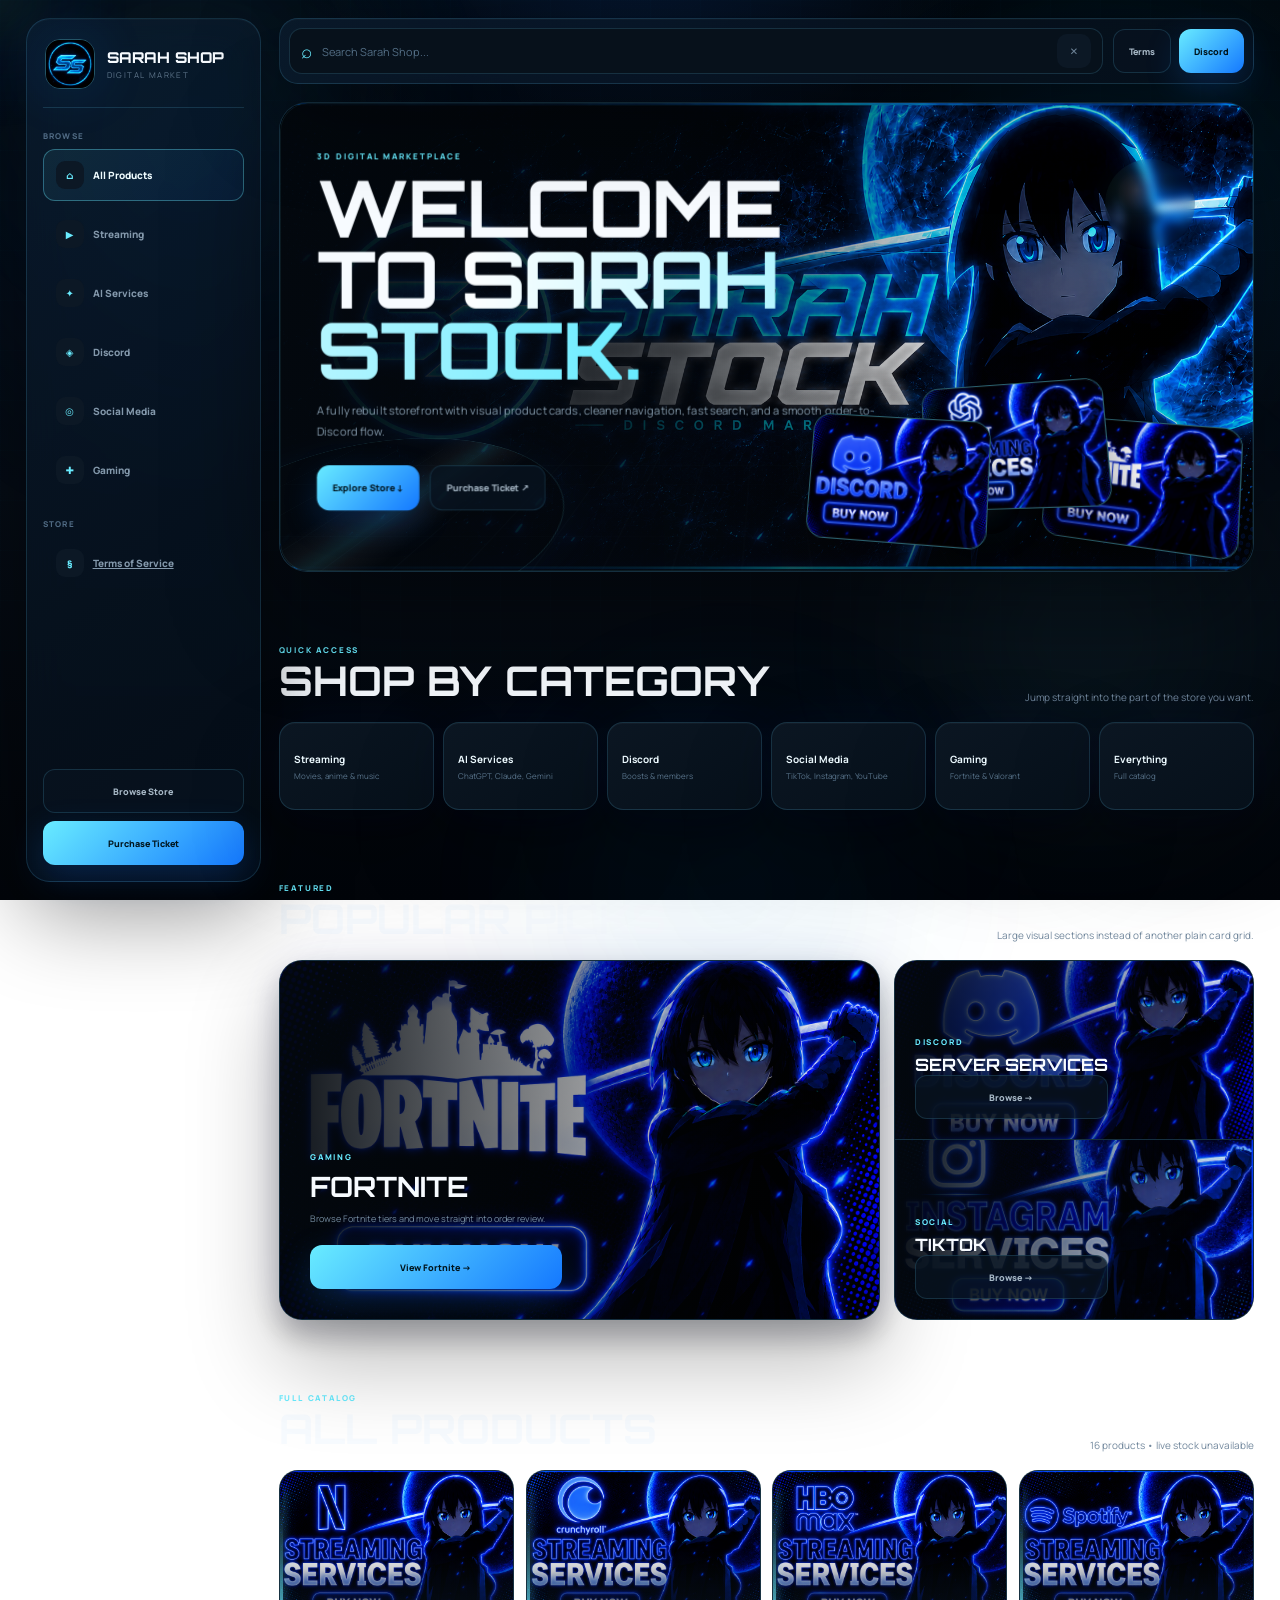
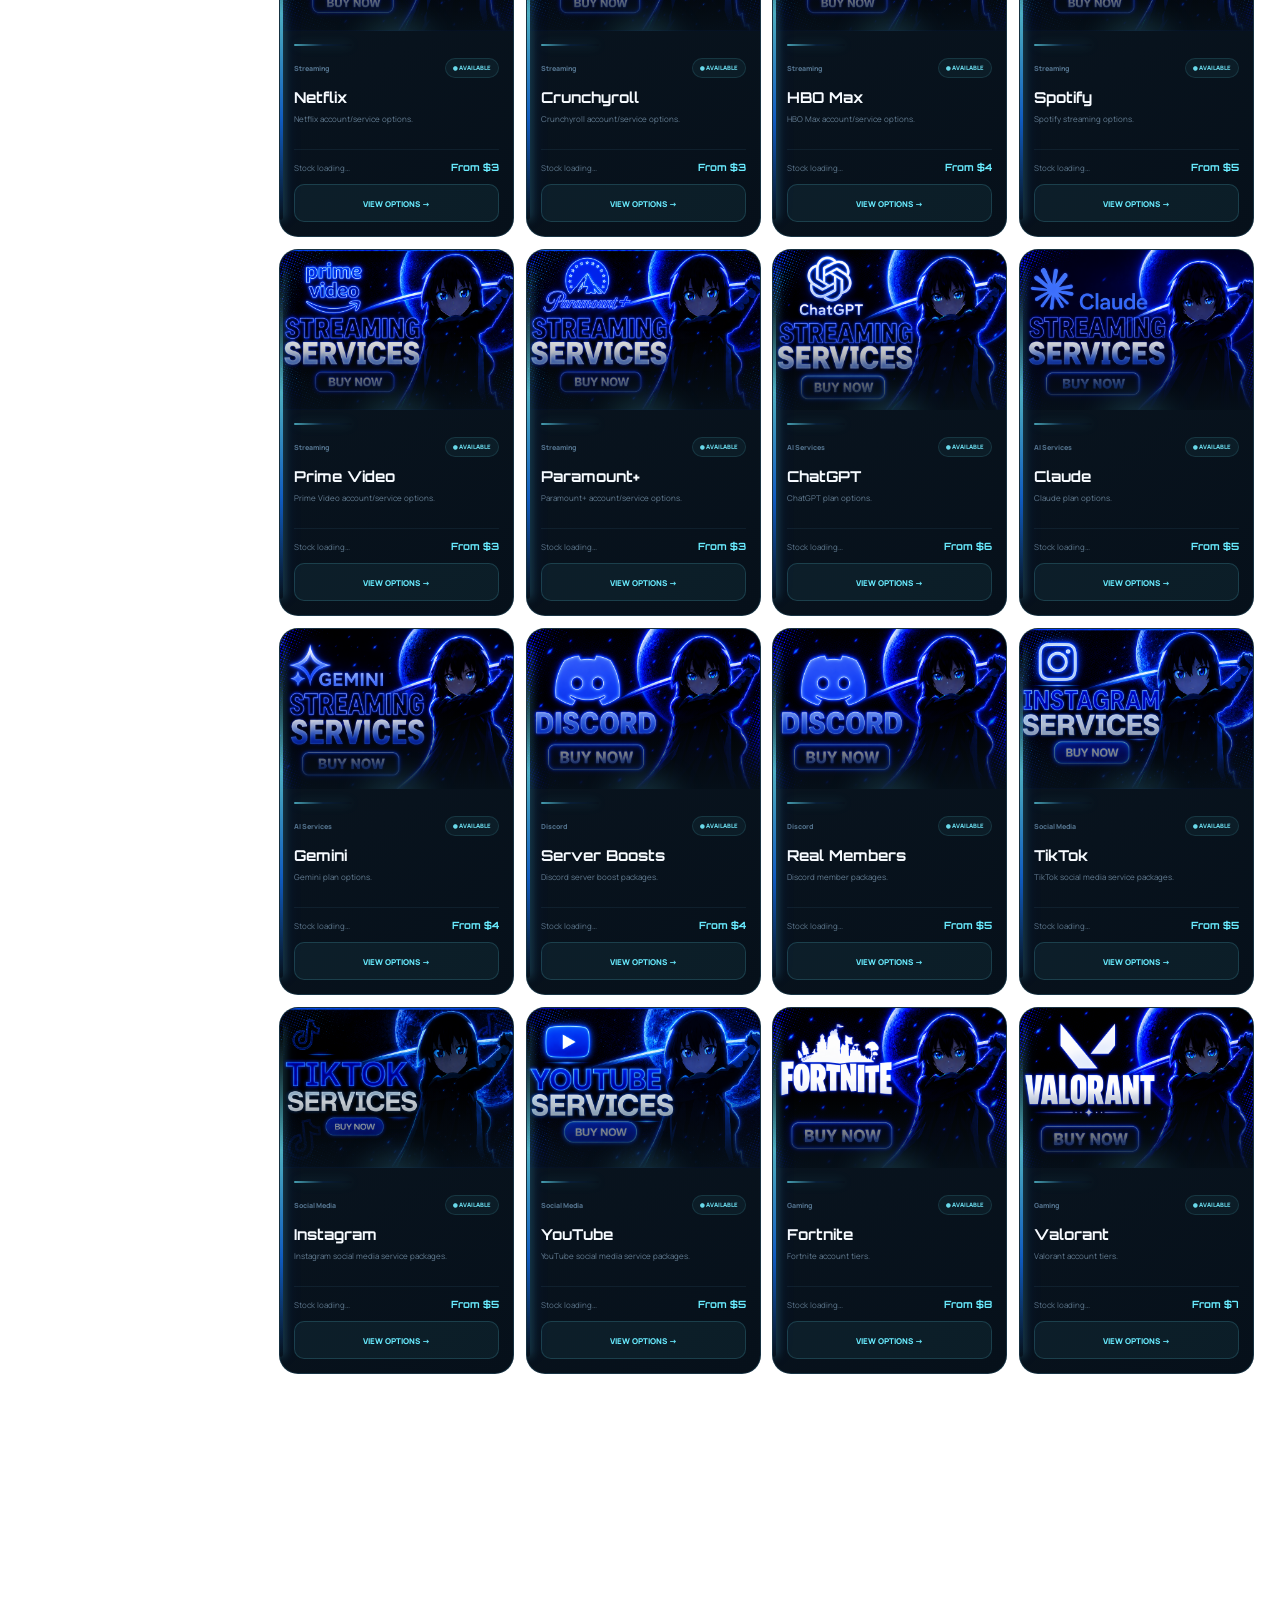
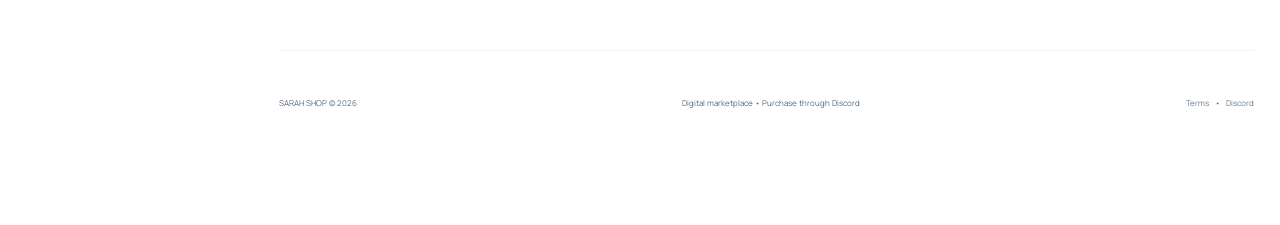
<file: index.html>
<!doctype html>
<html lang="en">
<head>
<meta charset="utf-8"><meta name="viewport" content="width=device-width,initial-scale=1">
<meta name="theme-color" content="#03060b">
<title>Sarah Shop — Digital Marketplace</title>
<link rel="icon" href="sarah-logo.png">
<link rel="preconnect" href="https://fonts.googleapis.com"><link rel="preconnect" href="https://fonts.gstatic.com" crossorigin>
<link href="https://fonts.googleapis.com/css2?family=Orbitron:wght@600;700;800;900&family=Manrope:wght@400;500;600;700;800&display=swap" rel="stylesheet">
<link rel="stylesheet" href="styles.css">
<style>
.store-layout{width:min(96%,1580px);margin:18px auto 70px;display:grid;grid-template-columns:235px 1fr;gap:18px}
.sidebar{position:sticky;top:18px;height:calc(100vh - 36px);padding:16px;border-radius:24px;display:flex;flex-direction:column}
.sidebar .brand{padding:4px 2px 18px;border-bottom:1px solid var(--line)}
.side-title{margin:22px 0 8px;color:#506b84;font-size:8px;font-weight:900;letter-spacing:1.3px}
.side-links{display:grid;gap:7px}
.side-link{width:100%;padding:11px 12px;border-radius:12px;border:1px solid transparent;background:transparent;color:#8398ab;cursor:pointer;text-align:left;font-size:10px;font-weight:800}
.side-link:hover,.side-link.active{color:#effcff;background:linear-gradient(135deg,rgba(105,236,255,.08),rgba(20,120,255,.08));border-color:var(--line2)}
.side-link i{display:inline-grid;place-items:center;width:28px;height:28px;border-radius:9px;background:#0c1825;color:var(--cyan);font-style:normal;margin-right:9px}
.side-bottom{margin-top:auto;display:grid;gap:8px}
.side-bottom .btn{width:100%}
.store-main{min-width:0}
.store-topbar{position:sticky;top:18px;z-index:40;border-radius:19px;padding:9px;display:grid;grid-template-columns:1fr auto;gap:10px}
.search{display:grid;grid-template-columns:auto 1fr auto;gap:8px;align-items:center;min-height:46px;border:1px solid var(--line);border-radius:13px;background:#07111b;padding:0 11px}
.search span{color:var(--cyan);font-size:19px}.search input{width:100%;border:0;outline:0;background:transparent;color:#effbff;font-size:11px}.search input::placeholder{color:#536e85}
.clear{width:34px;height:34px;border-radius:10px;border:0;background:#0c1825;color:#6f8599;cursor:pointer}
.hero{position:relative;overflow:hidden;margin-top:18px;min-height:470px;border-radius:28px;border:1px solid var(--line);background:#06101a;box-shadow:0 35px 110px rgba(0,0,0,.44)}
.hero>img{position:absolute;inset:0;width:100%;height:100%;object-fit:cover}
.hero:after{content:"";position:absolute;inset:0;background:linear-gradient(90deg,rgba(3,8,14,.98),rgba(3,8,14,.78) 38%,rgba(3,8,14,.12) 70%,transparent),linear-gradient(0deg,rgba(2,7,12,.35),transparent 45%)}
.hero-copy{position:relative;z-index:2;max-width:670px;padding:52px 48px}
.hero-copy h1{margin-top:10px;font-size:clamp(44px,6vw,82px);line-height:.9;letter-spacing:-2px}
.hero-copy h1 span{background:linear-gradient(90deg,#fff,var(--cyan));-webkit-background-clip:text;background-clip:text;color:transparent}
.hero-copy p{max-width:590px;margin:16px 0 0;color:#8499aa;font-size:11px;line-height:1.8}
.hero-actions{display:flex;gap:10px;flex-wrap:wrap;margin-top:23px}
.hero-deck{position:absolute;right:26px;bottom:25px;z-index:3;width:min(440px,43%);height:200px;perspective:1000px}
.deck-card{position:absolute;width:180px;height:125px;border-radius:18px;overflow:hidden;border:1px solid var(--line2);background:#07111b;box-shadow:0 25px 60px rgba(0,0,0,.38);transform-style:preserve-3d}
.deck-card img{width:100%;height:100%;object-fit:cover}
.deck-card:nth-child(1){right:0;bottom:0;transform:rotateY(-18deg) rotateX(7deg) rotateZ(4deg)}
.deck-card:nth-child(2){right:125px;bottom:38px;transform:rotateY(-11deg) rotateX(6deg) rotateZ(-4deg)}
.deck-card:nth-child(3){right:240px;bottom:4px;transform:rotateY(-5deg) rotateX(7deg) rotateZ(3deg)}
.quick-grid{display:grid;grid-template-columns:repeat(6,1fr);gap:9px}
.quick{min-height:88px;padding:14px;border-radius:16px;border:1px solid var(--line);background:linear-gradient(145deg,#0b1622,#06101a);cursor:pointer;color:#8ea4b6;text-align:left}
.quick:hover{border-color:var(--line2);transform:translateY(-3px)}
.quick b{display:block;color:#edfaff;font-size:10px}.quick span{display:block;margin-top:4px;color:#59748b;font-size:8px}
.featured-grid{display:grid;grid-template-columns:1.25fr .75fr;gap:14px}
.big-feature,.stack-feature{position:relative;overflow:hidden;border-radius:23px;border:1px solid var(--line);background:#06101a;min-height:360px}
.big-feature img,.small-feature img{position:absolute;inset:0;width:100%;height:100%;object-fit:cover}
.big-feature:after,.small-feature:after{content:"";position:absolute;inset:0;background:linear-gradient(90deg,rgba(3,8,14,.96),rgba(3,8,14,.28) 64%,transparent)}
.big-feature .feature-copy{position:relative;z-index:2;max-width:52%;padding:30px;height:100%;display:flex;flex-direction:column;justify-content:flex-end}
.feature-copy h3{font-size:28px;margin-top:7px}.feature-copy p{color:#748b9f;font-size:9px;line-height:1.65;margin:8px 0 18px}
.stack-feature{display:grid;grid-template-rows:1fr 1fr}
.small-feature{position:relative;overflow:hidden}.small-feature:first-child{border-bottom:1px solid var(--line)}
.small-feature .feature-copy{position:relative;z-index:2;padding:20px;max-width:65%;height:100%;display:flex;flex-direction:column;justify-content:flex-end}.small-feature .feature-copy h3{font-size:17px}
.products{display:grid;grid-template-columns:repeat(4,1fr);gap:12px}
.product{overflow:hidden;border-radius:19px;border:1px solid var(--line);background:linear-gradient(145deg,#0a1520,#06101a)}
.product-media{height:160px;position:relative;overflow:hidden}.product-media img{width:100%;height:100%;object-fit:cover;display:block}.product-media:after{content:"";position:absolute;inset:0;background:linear-gradient(transparent 50%,rgba(6,16,26,.94))}
.product-body{padding:14px}.product-top{display:flex;align-items:center;justify-content:space-between;gap:8px}.product small{color:#52718b;font-size:7px;font-weight:900}.badge{padding:5px 7px;border-radius:999px;border:1px solid rgba(105,236,255,.12);background:rgba(105,236,255,.05);color:#69d9ea;font-size:6px;font-weight:900}
.product h3{font-size:15px;margin-top:10px}.desc{margin:6px 0 12px;min-height:24px;color:#647d92;font-size:8px;line-height:1.5}
.meta{display:flex;justify-content:space-between;align-items:center;gap:10px;padding-top:11px;border-top:1px solid rgba(117,204,255,.08)}.meta span{color:#5d768b;font-size:8px}.meta b{color:var(--cyan);font:700 10px Orbitron}
.view{width:100%;margin-top:11px;min-height:38px;border-radius:10px;border:1px solid rgba(105,236,255,.16);background:rgba(105,236,255,.06);color:var(--cyan);font-size:8px;font-weight:900;cursor:pointer}
.view:hover{background:linear-gradient(135deg,var(--cyan),var(--blue));color:#00131c}
.how{display:grid;grid-template-columns:repeat(4,1fr);gap:10px}.how-card{padding:18px;border-radius:17px}.how-card span{font:700 10px Orbitron;color:var(--cyan)}.how-card h3{font-size:13px;margin-top:8px}.how-card p{color:#657d91;font-size:8px;line-height:1.6}
.drawer{position:fixed;inset:0;z-index:100;display:none}.drawer.show{display:block}.drawer-backdrop{position:absolute;inset:0;background:rgba(1,4,8,.75);backdrop-filter:blur(8px)}
.drawer-panel{position:absolute;right:0;top:0;width:min(540px,100%);height:100%;overflow:auto;padding:18px;background:linear-gradient(180deg,#08131f,#050b12);border-left:1px solid var(--line2);box-shadow:-30px 0 90px rgba(0,0,0,.46)}
.drawer-top{display:flex;align-items:center;justify-content:space-between;gap:10px}.drawer-top h2{font-size:23px}.close{width:41px;height:41px;border-radius:11px;border:1px solid var(--line);background:#0a1520;color:#9fb3c5;cursor:pointer}
.drawer-img{height:225px;border-radius:18px;overflow:hidden;margin-top:16px;border:1px solid var(--line)}.drawer-img img{width:100%;height:100%;object-fit:cover}
.drawer-desc{color:#738a9e;font-size:9px;line-height:1.65}.option-list{display:grid;gap:8px}.option{display:grid;grid-template-columns:1fr auto auto;gap:10px;align-items:center;padding:12px;border:1px solid var(--line);border-radius:12px;background:#08131f}.option span{font-size:9px;color:#91a5b7}.option b{font:700 9px Orbitron;color:var(--cyan)}.option a{padding:8px 10px;border-radius:8px;text-decoration:none;background:linear-gradient(135deg,var(--cyan),var(--blue));color:#00131c;font-size:8px;font-weight:900}
.empty{grid-column:1/-1;padding:28px;text-align:center;border:1px dashed var(--line);border-radius:16px;color:#607a90}
@media(max-width:1250px){.products{grid-template-columns:repeat(3,1fr)}.quick-grid{grid-template-columns:repeat(3,1fr)}}
@media(max-width:980px){.store-layout{grid-template-columns:1fr}.sidebar{position:relative;top:auto;height:auto}.side-title,.side-links{display:none}.side-bottom{grid-template-columns:1fr 1fr;margin-top:10px}.featured-grid{grid-template-columns:1fr}.stack-feature{min-height:300px}.products{grid-template-columns:repeat(2,1fr)}}
@media(max-width:700px){.store-layout{width:min(94%,100%)}.store-topbar{grid-template-columns:1fr}.store-topbar .nav-actions{display:none}.hero{min-height:560px}.hero:after{background:linear-gradient(0deg,rgba(3,8,14,.99),rgba(3,8,14,.78) 60%,rgba(3,8,14,.12))}.hero-copy{position:absolute;bottom:145px;padding:28px 22px}.hero-copy h1{font-size:48px}.hero-deck{width:92%;height:145px;left:4%;right:auto;bottom:10px}.deck-card{width:150px;height:100px}.deck-card:nth-child(1){right:0}.deck-card:nth-child(2){right:105px}.deck-card:nth-child(3){right:210px}.quick-grid{grid-template-columns:repeat(2,1fr)}.products{grid-template-columns:1fr}.how{grid-template-columns:1fr 1fr}.side-bottom{grid-template-columns:1fr}}
@media(max-width:440px){.quick-grid,.how{grid-template-columns:1fr}.hero-copy h1{font-size:40px}.deck-card:nth-child(3){display:none}}

.reveal{opacity:0;transform:translateY(18px) scale(.985);transition:opacity .55s ease,transform .55s ease}
.reveal.reveal-in{opacity:1;transform:none}
.hero{isolation:isolate}
.hero:before{
  content:"";position:absolute;inset:auto auto -130px -80px;width:360px;height:360px;border-radius:50%;
  border:1px solid rgba(105,236,255,.12);box-shadow:0 0 60px rgba(20,120,255,.05);transform:rotateX(68deg);
  z-index:1;pointer-events:none
}
.hero-grid-3d{
  position:absolute;inset:0;z-index:1;pointer-events:none;opacity:.35;
  background-image:linear-gradient(rgba(105,236,255,.06) 1px,transparent 1px),linear-gradient(90deg,rgba(105,236,255,.06) 1px,transparent 1px);
  background-size:52px 52px;
  mask-image:linear-gradient(90deg,black,transparent 78%);
  transform:perspective(1000px) rotateX(68deg) translateY(280px) scale(1.35);
  transform-origin:center bottom
}
.hero-deck .deck-card{backface-visibility:hidden}
.hero-deck .deck-card:after{
  content:"";position:absolute;inset:0;border-radius:inherit;box-shadow:inset 0 0 0 1px rgba(255,255,255,.04),0 0 38px rgba(20,120,255,.10)
}
.product,.quick,.how-card,.big-feature,.small-feature{position:relative}
.product:before,.quick:before,.how-card:before,.big-feature:before,.small-feature:before{
  content:"";position:absolute;inset:0;border-radius:inherit;pointer-events:none;
  background:radial-gradient(circle at 30% 10%,rgba(105,236,255,.06),transparent 35%);
  opacity:0;transition:opacity .2s ease
}
.product:hover:before,.quick:hover:before,.how-card:hover:before,.big-feature:hover:before,.small-feature:hover:before{opacity:1}
.product-media:before{
  content:"";position:absolute;left:50%;bottom:-38px;width:120px;height:55px;border-radius:50%;
  background:radial-gradient(circle,rgba(105,236,255,.18),transparent 70%);
  transform:translateX(-50%);filter:blur(12px);z-index:2
}
.fx-orb{
  position:absolute;width:90px;height:90px;border-radius:50%;pointer-events:none;z-index:2;
  background:radial-gradient(circle at 35% 35%,rgba(255,255,255,.16),rgba(105,236,255,.08) 25%,rgba(20,120,255,.04) 55%,transparent 72%);
  box-shadow:inset -12px -10px 25px rgba(0,0,0,.18),0 0 40px rgba(20,120,255,.08);
  backdrop-filter:blur(4px)
}
.fx-orb.o1{right:6%;top:12%}.fx-orb.o2{right:24%;bottom:8%;width:62px;height:62px}

/* ===== PRODUCT CARD GLOW BARS ===== */
.product{
  position:relative;
}
.product::after{
  content:"";
  position:absolute;
  left:0;
  top:16px;
  bottom:16px;
  width:3px;
  border-radius:0 999px 999px 0;
  background:linear-gradient(
    180deg,
    transparent 0%,
    rgba(105,236,255,.28) 12%,
    var(--cyan) 38%,
    var(--blue) 70%,
    transparent 100%
  );
  box-shadow:
    0 0 8px rgba(105,236,255,.65),
    0 0 18px rgba(20,120,255,.42),
    0 0 34px rgba(20,120,255,.20);
  opacity:.72;
  pointer-events:none;
  transition:
    opacity .22s ease,
    box-shadow .22s ease,
    top .22s ease,
    bottom .22s ease;
  z-index:6;
}
.product:hover::after{
  top:9px;
  bottom:9px;
  opacity:1;
  box-shadow:
    0 0 10px rgba(105,236,255,.90),
    0 0 24px rgba(20,120,255,.60),
    0 0 48px rgba(20,120,255,.30);
}

/* Tiny matching glow line at the top edge */
.product .product-body::before{
  content:"";
  display:block;
  width:58px;
  height:2px;
  margin:-1px 0 12px;
  border-radius:999px;
  background:linear-gradient(90deg,var(--cyan),rgba(20,120,255,.18),transparent);
  box-shadow:0 0 12px rgba(105,236,255,.35);
  opacity:.65;
  transition:width .22s ease,opacity .22s ease;
}
.product:hover .product-body::before{
  width:92px;
  opacity:1;
}

</style>
</head>
<body><div class="aurora"></div>
<div class="store-layout">
  <aside class="sidebar glass">
    <a class="brand" href="index.html"><img src="sarah-logo.png"><div><strong>SARAH SHOP</strong><small>DIGITAL MARKET</small></div></a>
    <div class="side-title">BROWSE</div>
    <div class="side-links">
      <button class="side-link active" data-cat="all"><i>⌂</i>All Products</button>
      <button class="side-link" data-cat="streaming"><i>▶</i>Streaming</button>
      <button class="side-link" data-cat="ai"><i>✦</i>AI Services</button>
      <button class="side-link" data-cat="discord"><i>◈</i>Discord</button>
      <button class="side-link" data-cat="social"><i>◎</i>Social Media</button>
      <button class="side-link" data-cat="gaming"><i>✚</i>Gaming</button>
    </div>
    <div class="side-title">STORE</div>
    <div class="side-links"><a class="side-link" href="tos.html"><i>§</i>Terms of Service</a></div>
    <div class="side-bottom"><a class="btn" href="#catalog">Browse Store</a><a class="btn primary" href="https://discord.gg/rAQcaKJSF8" target="_blank">Purchase Ticket</a></div>
  </aside>

  <main class="store-main">
    <div class="store-topbar glass">
      <div class="search"><span>⌕</span><input id="search" placeholder="Search Sarah Shop..." autocomplete="off"><button class="clear" id="clearSearch">×</button></div>
      <div class="nav-actions"><a class="btn" href="tos.html">Terms</a><a class="btn primary" href="https://discord.gg/rAQcaKJSF8" target="_blank">Discord</a></div>
    </div>

    <section class="hero scene holo neon-edge depth-shadow"><div class="hero-grid-3d"></div><div class="fx-orb o1 parallax-float" data-parallax="22"></div><div class="fx-orb o2 parallax-float" data-parallax="-14"></div>
      <img src="sarah-banner.png" alt="Sarah Shop banner">
      <div class="hero-copy depth-2 parallax-float" data-parallax="-8">
        <div class="kicker">3D DIGITAL MARKETPLACE</div>
        <h1>WELCOME TO <span>SARAH STOCK.</span></h1>
        <p>A fully rebuilt storefront with visual product cards, cleaner navigation, fast search, and a smooth order-to-Discord flow.</p>
        <div class="hero-actions"><a class="btn primary" href="#catalog">Explore Store ↓</a><a class="btn" href="https://discord.gg/rAQcaKJSF8" target="_blank">Purchase Ticket ↗</a></div>
      </div>
      <div class="hero-deck parallax-float" data-parallax="18">
        <div class="deck-card floaty"><img src="fortnite.png"></div>
        <div class="deck-card floaty"><img src="chatgpt.png"></div>
        <div class="deck-card floaty"><img src="discord.png"></div>
      </div>
    </section>

    <section class="section reveal">
      <div class="section-head"><div><div class="kicker">QUICK ACCESS</div><h2>SHOP BY CATEGORY</h2></div><p>Jump straight into the part of the store you want.</p></div>
      <div class="quick-grid">
        <button class="quick tilt holo depth-shadow" data-cat="streaming"><b>Streaming</b><span>Movies, anime & music</span></button>
        <button class="quick tilt holo depth-shadow" data-cat="ai"><b>AI Services</b><span>ChatGPT, Claude, Gemini</span></button>
        <button class="quick tilt holo depth-shadow" data-cat="discord"><b>Discord</b><span>Boosts & members</span></button>
        <button class="quick tilt holo depth-shadow" data-cat="social"><b>Social Media</b><span>TikTok, Instagram, YouTube</span></button>
        <button class="quick tilt holo depth-shadow" data-cat="gaming"><b>Gaming</b><span>Fortnite & Valorant</span></button>
        <button class="quick tilt holo depth-shadow" data-cat="all"><b>Everything</b><span>Full catalog</span></button>
      </div>
    </section>

    <section class="section reveal">
      <div class="section-head"><div><div class="kicker">FEATURED</div><h2>POPULAR PICKS</h2></div><p>Large visual sections instead of another plain card grid.</p></div>
      <div class="featured-grid scene">
        <article class="big-feature tilt holo depth-shadow">
          <img src="fortnite.png" alt="Fortnite">
          <div class="feature-copy depth-2"><div class="kicker">GAMING</div><h3>FORTNITE</h3><p>Browse Fortnite tiers and move straight into order review.</p><a class="btn primary" href="checkout.html?id=fortnite-starter">View Fortnite →</a></div>
        </article>
        <div class="stack-feature">
          <article class="small-feature">
            <img src="discord.png" alt="Discord"><div class="feature-copy"><div class="kicker">DISCORD</div><h3>SERVER SERVICES</h3><a class="btn" href="#catalog" data-jump="discord">Browse →</a></div>
          </article>
          <article class="small-feature">
            <img src="tiktok.png" alt="TikTok"><div class="feature-copy"><div class="kicker">SOCIAL</div><h3>TIKTOK</h3><a class="btn" href="#catalog" data-jump="social">Browse →</a></div>
          </article>
        </div>
      </div>
    </section>

    <section class="section reveal" id="catalog">
      <div class="section-head"><div><div class="kicker">FULL CATALOG</div><h2>ALL PRODUCTS</h2></div><p id="count">Loading products…</p></div>
      <div id="products" class="products scene"></div>
    </section>

    <section class="section reveal">
      <div class="section-head"><div><div class="kicker">HOW IT WORKS</div><h2>FOUR SIMPLE STEPS</h2></div><p>The website handles browsing and order review. Discord handles the final purchase and delivery.</p></div>
      <div class="how">
        <div class="how-card glass tilt holo depth-shadow"><span>01</span><h3>Choose</h3><p>Find a product and compare options.</p></div>
        <div class="how-card glass tilt holo depth-shadow"><span>02</span><h3>Review</h3><p>Checkout shows the exact product, option, price, and Order ID.</p></div>
        <div class="how-card glass tilt holo depth-shadow"><span>03</span><h3>Ticket</h3><p>Open a Purchase Ticket and send your Order ID.</p></div>
        <div class="how-card glass tilt holo depth-shadow"><span>04</span><h3>Receive</h3><p>Staff confirms payment and delivers through Discord.</p></div>
      </div>
    </section>

    <footer class="site-footer"><span>SARAH SHOP © 2026</span><span>Digital marketplace • Purchase through Discord</span><div><a href="tos.html">Terms</a> &nbsp; • &nbsp; <a href="https://discord.gg/rAQcaKJSF8" target="_blank">Discord</a></div></footer>
  </main>
</div>

<div class="drawer" id="drawer"><div class="drawer-backdrop" data-close></div><aside class="drawer-panel"><div class="drawer-top"><div><div class="kicker">PRODUCT OPTIONS</div><h2 id="drawerTitle">Product</h2></div><button class="close" data-close>×</button></div><div class="drawer-img"><img id="drawerImage" src="sarah-logo.png"></div><p class="drawer-desc" id="drawerDesc"></p><div class="option-list" id="optionList"></div></aside></div>

<script src="config.js"></script><script src="products.js"></script><script src="supabase-products.js"></script><script src="ui.js"></script>
<script>
const IMAGES={Netflix:"netflix.png",Crunchyroll:"crunchyroll.png","HBO Max":"hbo-max.png",Spotify:"spotify.png","Prime Video":"prime-video.png","Paramount+":"paramount-plus.png",ChatGPT:"chatgpt.png",Claude:"claude.png",Gemini:"gemini.png","Server Boosts":"discord.png","Real Members":"discord.png",TikTok:"tiktok.png",Instagram:"instagram.png",YouTube:"youtube.png",Fortnite:"fortnite.png",Valorant:"valorant.png"};
const DESC={Netflix:"Netflix account/service options.",Crunchyroll:"Crunchyroll account/service options.","HBO Max":"HBO Max account/service options.",Spotify:"Spotify streaming options.","Prime Video":"Prime Video account/service options.","Paramount+":"Paramount+ account/service options.",ChatGPT:"ChatGPT plan options.",Claude:"Claude plan options.",Gemini:"Gemini plan options.","Server Boosts":"Discord server boost packages.","Real Members":"Discord member packages.",TikTok:"TikTok social media service packages.",Instagram:"Instagram social media service packages.",YouTube:"YouTube social media service packages.",Fortnite:"Fortnite account tiers.",Valorant:"Valorant account tiers."};
const CAT={all:"All Products",streaming:"Streaming",ai:"AI Services",discord:"Discord",social:"Social Media",gaming:"Gaming"};
let LIVE_PRODUCTS = Array.isArray(window.SARAH_PRODUCTS) ? window.SARAH_PRODUCTS.map(x=>({...x,stock:null})) : [];
let groups={};
const products=document.getElementById("products"),search=document.getElementById("search"),count=document.getElementById("count");let activeCat="all";
const money=n=>"$"+Number(n).toFixed(Number(n)%1?2:0);

function rebuildGroups(){
  groups={};
  for(const p of LIVE_PRODUCTS){
    const k=p.cat+"|"+p.name;
    (groups[k]??=[]).push(p);
  }
}

function stockText(items){
  if(items.some(x=>x.stock===null || x.stock===undefined)) return "Stock loading…";
  const total=items.reduce((a,x)=>a+Math.max(0,Number(x.stock||0)),0);
  return total>0 ? `${total} in stock` : "Out of stock";
}

function render(){
 const q=search.value.trim().toLowerCase();products.innerHTML="";let shown=0;
 for(const [key,items] of Object.entries(groups)){
   const [cat,name]=key.split("|"),hay=(name+" "+cat+" "+items.map(x=>x.option).join(" ")).toLowerCase();
   if(activeCat!=="all"&&cat!==activeCat)continue;
   if(q&&!hay.includes(q))continue;
   shown++;
   const available=items.filter(x=>x.stock===null || x.stock===undefined || Number(x.stock)>0);
   const priced=available.length?available:items;
   const min=Math.min(...priced.map(x=>Number(x.price)));
   const totalKnown=items.every(x=>x.stock!==null && x.stock!==undefined);
   const total=items.reduce((a,x)=>a+Math.max(0,Number(x.stock||0)),0);
   const badge = totalKnown && total<=0 ? "● OUT OF STOCK" : "● AVAILABLE";
   const el=document.createElement("article");
   el.className="product tilt";
   el.innerHTML=`<div class="product-media"><img src="${IMAGES[name]||items[0]?.image||"sarah-logo.png"}" alt="${name}" loading="lazy"></div><div class="product-body depth-1"><div class="product-top"><small>${CAT[cat]||cat}</small><span class="badge">${badge}</span></div><h3>${name}</h3><div class="desc">${DESC[name]||"Available Sarah Shop product."}</div><div class="meta"><span>${stockText(items)}</span><b>From ${money(min)}</b></div><button class="view" data-product="${name}">VIEW OPTIONS →</button></div>`;
   products.appendChild(el)
 }
 count.textContent=shown===1?"1 product":shown+" products";
 if(!shown)products.innerHTML='<div class="empty">No products found. Try another search or category.</div>';
 bindTilt()
}

function setCat(cat,scroll=true){
 activeCat=cat;
 document.querySelectorAll("[data-cat]").forEach(x=>x.classList.toggle("active",x.dataset.cat===cat));
 render();
 if(scroll)document.getElementById("catalog").scrollIntoView({behavior:"smooth"})
}

document.querySelectorAll("[data-cat]").forEach(btn=>btn.onclick=()=>setCat(btn.dataset.cat));
document.querySelectorAll("[data-jump]").forEach(a=>a.onclick=e=>{e.preventDefault();setCat(a.dataset.jump)});
search.oninput=render;
document.getElementById("clearSearch").onclick=()=>{search.value="";render();search.focus()};
document.addEventListener("click",e=>{const v=e.target.closest("[data-product]");if(v)openDrawer(v.dataset.product);if(e.target.closest("[data-close]"))closeDrawer()});
document.addEventListener("keydown",e=>{if(e.key==="Escape")closeDrawer()});

function openDrawer(name){
 let found=null;
 for(const [key,items] of Object.entries(groups)){const [,n]=key.split("|");if(n===name){found=items;break}}
 if(!found)return;
 drawerTitle.textContent=name;
 drawerImage.src=IMAGES[name]||found[0]?.image||"sarah-logo.png";
 drawerDesc.textContent=DESC[name]||"Available Sarah Shop product.";
 optionList.innerHTML=found.map(p=>{
   const known=p.stock!==null && p.stock!==undefined;
   const sold=known && Number(p.stock)<=0;
   const stock=known ? (sold?"OUT OF STOCK":`${p.stock} LEFT`) : "CHECKING STOCK";
   return `<div class="option"><span>${p.option}<small style="display:block;margin-top:4px;color:${sold?"#d17777":"#5f8299"}">${stock}</small></span><b>${money(p.price)}</b>${sold?'<span style="padding:8px 10px;color:#6d7b88;font-size:8px;font-weight:900">SOLD OUT</span>':`<a href="checkout.html?id=${encodeURIComponent(p.id)}">Review →</a>`}</div>`;
 }).join("");
 drawer.classList.add("show");
 document.body.style.overflow="hidden"
}
function closeDrawer(){drawer.classList.remove("show");document.body.style.overflow=""}
function bindTilt(){document.querySelectorAll(".tilt").forEach(card=>{if(card.dataset.tiltBound)return;card.dataset.tiltBound="1";card.onmousemove=e=>{if(window.matchMedia("(pointer:coarse)").matches)return;const r=card.getBoundingClientRect(),x=(e.clientX-r.left)/r.width-.5,y=(e.clientY-r.top)/r.height-.5;card.style.transform=`rotateX(${(-y*6).toFixed(2)}deg) rotateY(${(x*7).toFixed(2)}deg) translateY(-3px)`};card.onmouseleave=()=>card.style.transform=""})}

async function loadLiveStore(){
  rebuildGroups();
  render(); // immediate local fallback
  try{
    const dbProducts=await SARAH_DB.loadProducts();
    if(dbProducts.length){
      LIVE_PRODUCTS=dbProducts;
      rebuildGroups();
      render();
    }
  }catch(err){
    console.error(err);
    count.textContent += " • live stock unavailable";
  }
}
loadLiveStore();</script>
</body></html>
</file>
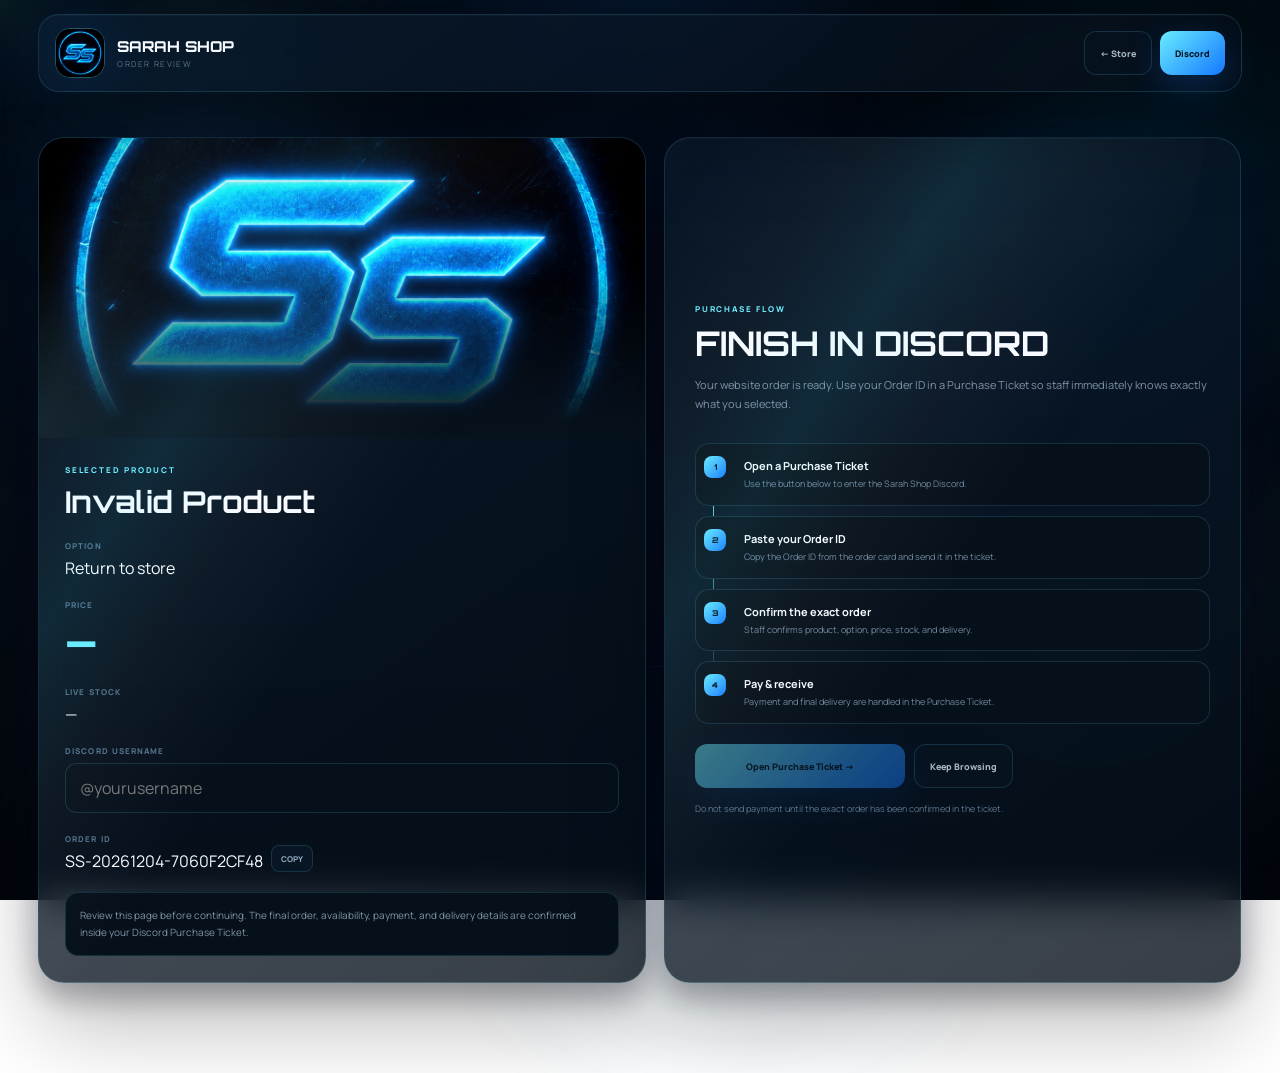
<file: checkout.html>
<!doctype html>
<html lang="en">
<head>
<meta charset="utf-8"><meta name="viewport" content="width=device-width,initial-scale=1">
<title>Order Review — Sarah Shop</title>
<link rel="icon" href="sarah-logo.png">
<link rel="preconnect" href="https://fonts.googleapis.com"><link rel="preconnect" href="https://fonts.gstatic.com" crossorigin>
<link href="https://fonts.googleapis.com/css2?family=Orbitron:wght@600;700;800;900&family=Manrope:wght@400;500;600;700;800&display=swap" rel="stylesheet">
<link rel="stylesheet" href="styles.css">
<style>
.checkout-shell{width:min(94%,1250px);margin:45px auto 90px;display:grid;grid-template-columns:1fr .95fr;gap:18px;align-items:stretch}
.order-card,.ticket-card{border-radius:26px;overflow:hidden}
.order-visual{height:300px;position:relative;overflow:hidden;background:#050b12}.order-visual img{width:100%;height:100%;object-fit:cover}.order-visual:after{content:"";position:absolute;inset:0;background:linear-gradient(transparent 45%,#07111c 94%)}
.order-body{padding:26px}.order-body h1{font-size:30px;margin-top:8px}.label{margin-top:20px;color:#4f708a;font-size:8px;font-weight:900;letter-spacing:1.1px}.value{margin-top:6px}.price{margin-top:6px;font:800 40px Orbitron;color:var(--cyan)}
.orderline{display:flex;align-items:center;gap:8px;flex-wrap:wrap}.copy{padding:7px 9px;border-radius:8px;border:1px solid var(--line);background:#081522;color:#8da6ba;font-size:8px;font-weight:900;cursor:pointer}
.summary{margin-top:20px;padding:14px;border:1px solid var(--line);border-radius:13px;background:#06101a;color:#7f94a7;font-size:10px;line-height:1.7}
.ticket-card{padding:30px;display:flex;flex-direction:column;justify-content:center}.ticket-card h2{font-size:34px;margin-top:8px}.ticket-card>p{color:#7c91a5;font-size:11px;line-height:1.75}
.flow{position:relative;margin-top:18px;display:grid;gap:10px}.flow:before{content:"";position:absolute;left:18px;top:24px;bottom:24px;width:1px;background:linear-gradient(var(--cyan),rgba(105,236,255,.05))}
.step{position:relative;padding:14px 14px 14px 48px;border:1px solid var(--line);border-radius:14px;background:#06101a}.step-num{position:absolute;left:8px;top:12px;width:22px;height:22px;border-radius:8px;background:linear-gradient(135deg,var(--cyan),var(--blue));color:#00131c;display:grid;place-items:center;font:800 8px Orbitron}.step b{display:block;font-size:11px}.step p{margin:4px 0 0;color:#6f879c;font-size:9px;line-height:1.55}
.actions{display:flex;gap:9px;flex-wrap:wrap;margin-top:20px}.actions .primary{min-width:210px}
.note{margin-top:14px;color:#5d758b;font-size:9px;line-height:1.6}
@media(max-width:850px){.checkout-shell{grid-template-columns:1fr;margin-top:25px}.order-visual{height:230px}}@media(max-width:480px){.order-body,.ticket-card{padding:22px}.ticket-card h2{font-size:27px}}

.checkout-shell:before{
  content:"";position:absolute;left:50%;top:150px;width:520px;height:520px;border-radius:50%;
  border:1px solid rgba(105,236,255,.08);transform:translateX(-50%) rotateX(68deg);pointer-events:none;z-index:-1
}
.order-card,.ticket-card{position:relative}
.order-card:after,.ticket-card:after{
  content:"";position:absolute;inset:-1px;border-radius:inherit;pointer-events:none;
  box-shadow:inset 0 0 0 1px rgba(255,255,255,.025),0 0 38px rgba(20,120,255,.06)
}
.order-visual:before{
  content:"";position:absolute;inset:0;z-index:2;pointer-events:none;
  background:linear-gradient(115deg,transparent 38%,rgba(105,236,255,.07) 50%,transparent 62%);
  transform:translateX(-40%);animation:scan 6s linear infinite
}
@keyframes scan{to{transform:translateX(40%)}}
.ticket-card .step{transition:transform .2s ease,border-color .2s ease}
.ticket-card .step:hover{transform:translateX(4px);border-color:var(--line2)}
</style>
</head>
<body><div class="aurora"></div>
<nav class="site-nav wrap glass"><a class="brand" href="index.html"><img src="sarah-logo.png"><div><strong>SARAH SHOP</strong><small>ORDER REVIEW</small></div></a><div class="nav-actions"><a class="btn" href="index.html">← Store</a><a class="btn primary" href="https://discord.gg/rAQcaKJSF8" target="_blank">Discord</a></div></nav>

<main class="checkout-shell scene reveal">
  <section class="order-card glass tilt holo depth-shadow">
    <div class="order-visual"><img id="productImage" src="sarah-logo.png" alt=""></div>
    <div class="order-body depth-1">
      <div class="kicker">SELECTED PRODUCT</div>
      <h1 id="name">Loading…</h1>
      <div class="label">OPTION</div><div id="option" class="value">—</div>
      <div class="label">PRICE</div><div id="usd" class="price">$0.00</div><div class="label">LIVE STOCK</div><div id="stock" class="value">Checking…</div>
      <div class="label">DISCORD USERNAME</div>
<div style="margin-top:7px">
  <input id="discordUsername" type="text" maxlength="64" placeholder="@yourusername" autocomplete="username"
    style="width:100%;padding:13px 14px;border-radius:11px;border:1px solid var(--line);background:#06101a;color:#eaf8ff;outline:none;font:inherit">
</div>
<div id="discordError" style="display:none;margin-top:7px;color:#d17777;font-size:9px;font-weight:800">Enter your Discord username before continuing.</div>
<div class="label">ORDER ID</div><div class="orderline"><div id="order" class="value">—</div><button class="copy" id="copyOrder">COPY</button></div>
      <div class="summary">Review this page before continuing. The final order, availability, payment, and delivery details are confirmed inside your Discord Purchase Ticket.</div>
    </div>
  </section>

  <section class="ticket-card glass tilt holo depth-shadow">
    <div class="kicker">PURCHASE FLOW</div>
    <h2>FINISH IN DISCORD</h2>
    <p>Your website order is ready. Use your Order ID in a Purchase Ticket so staff immediately knows exactly what you selected.</p>
    <div class="flow">
      <div class="step"><span class="step-num">1</span><b>Open a Purchase Ticket</b><p>Use the button below to enter the Sarah Shop Discord.</p></div>
      <div class="step"><span class="step-num">2</span><b>Paste your Order ID</b><p>Copy the Order ID from the order card and send it in the ticket.</p></div>
      <div class="step"><span class="step-num">3</span><b>Confirm the exact order</b><p>Staff confirms product, option, price, stock, and delivery.</p></div>
      <div class="step"><span class="step-num">4</span><b>Pay & receive</b><p>Payment and final delivery are handled in the Purchase Ticket.</p></div>
    </div>
    <div class="actions"><a id="purchaseTicket" class="btn primary" href="https://discord.gg/rAQcaKJSF8" target="_blank">Open Purchase Ticket →</a><a class="btn" href="index.html">Keep Browsing</a></div>
    <div class="note" id="orderSaveStatus">Do not send payment until the exact order has been confirmed in the ticket.</div>
  </section>
</main>

<script src="config.js"></script><script src="products.js"></script><script src="supabase-products.js"></script><script src="ui.js"></script>
<script>
const IMAGES={Netflix:"netflix.png",Crunchyroll:"crunchyroll.png","HBO Max":"hbo-max.png",Spotify:"spotify.png","Prime Video":"prime-video.png","Paramount+":"paramount-plus.png",ChatGPT:"chatgpt.png",Claude:"claude.png",Gemini:"gemini.png","Server Boosts":"discord.png","Real Members":"discord.png",TikTok:"tiktok.png",Instagram:"instagram.png",YouTube:"youtube.png",Fortnite:"fortnite.png",Valorant:"valorant.png"};

const q=new URLSearchParams(location.search);
const requestedId=q.get("id");

const nameEl=document.getElementById("name");
const optionEl=document.getElementById("option");
const usdEl=document.getElementById("usd");
const productImage=document.getElementById("productImage");
const stockEl=document.getElementById("stock");
const orderEl=document.getElementById("order");
const copyOrder=document.getElementById("copyOrder");
const ticket=document.getElementById("purchaseTicket");
const saveStatus=document.getElementById("orderSaveStatus");
const discordUsername=document.getElementById("discordUsername");
const discordError=document.getElementById("discordError");

function makeId(){
  const d=new Date();
  const date=d.getFullYear()+String(d.getMonth()+1).padStart(2,"0")+String(d.getDate()).padStart(2,"0");
  const b=new Uint8Array(5);
  crypto.getRandomValues(b);
  return "SS-"+date+"-"+Array.from(b,x=>x.toString(16).padStart(2,"0")).join("").toUpperCase();
}

const oid=makeId();
orderEl.textContent=oid;

let selectedProduct=null;
let orderSaved=false;
let savingOrder=false;

function showProduct(p){
  selectedProduct=p||null;
  if(!p){
    nameEl.textContent="Invalid Product";
    optionEl.textContent="Return to store";
    usdEl.textContent="—";
    stockEl.textContent="—";
    ticket.style.pointerEvents="none";
    ticket.style.opacity=".45";
    return;
  }

  nameEl.textContent=p.name;
  optionEl.textContent=p.option;
  usdEl.textContent="$"+Number(p.price).toFixed(2);
  productImage.src=IMAGES[p.name]||p.image||"sarah-logo.png";
  productImage.alt=p.name;

  if(p.stock===null || p.stock===undefined){
    stockEl.textContent="Checking live stock…";
    stockEl.style.color="";
  }else if(Number(p.stock)<=0){
    stockEl.textContent="OUT OF STOCK";
    stockEl.style.color="#d17777";
    ticket.textContent="Out of Stock";
    ticket.style.pointerEvents="none";
    ticket.style.opacity=".5";
  }else{
    stockEl.textContent=`${p.stock} available`;
    stockEl.style.color="var(--cyan)";
    ticket.textContent="Open Purchase Ticket →";
    ticket.style.pointerEvents="";
    ticket.style.opacity="";
  }
}

const fallback=(window.SARAH_PRODUCTS||[]).find(x=>x.id===requestedId);
showProduct(fallback?{...fallback,stock:null}:null);

(async()=>{
  try{
    const live=await SARAH_DB.loadProducts();
    const p=live.find(x=>x.id===requestedId);
    if(p) showProduct(p);
    else if(!fallback) showProduct(null);
  }catch(e){
    console.error("Live product load failed:",e);
    if(fallback) stockEl.textContent="Live stock unavailable — confirm in ticket";
  }
})();

async function saveOrderToSupabase(){
  if(orderSaved) return true;
  if(savingOrder) return false;
  if(!selectedProduct) throw new Error("Product is not loaded yet.");

  const username=discordUsername.value.trim();
  if(!username){
    discordError.style.display="block";
    discordUsername.focus();
    throw new Error("Discord username is required.");
  }

  discordError.style.display="none";
  savingOrder=true;
  ticket.style.pointerEvents="none";
  ticket.style.opacity=".65";
  ticket.textContent="Saving Order…";
  saveStatus.textContent="Saving your Order ID…";

  try{
    const C=window.SARAH_SHOP_CONFIG||{};
    const url=C.supabaseUrl;
    const key=C.supabasePublishableKey;

    if(!url||!key) throw new Error("Supabase configuration is missing.");

    const payload={
      invoice_id:oid,
      product_id:selectedProduct.db_id ?? null,
      product_name:selectedProduct.name,
      option_name:selectedProduct.option || null,
      price:Number(selectedProduct.price),
      quantity:1,
      status:"pending",
      discord_username:username
    };

    const r=await fetch(`${url}/rest/v1/orders`,{
      method:"POST",
      headers:{
        "apikey":key,
        "Authorization":`Bearer ${key}`,
        "Content-Type":"application/json",
        "Prefer":"return=minimal"
      },
      body:JSON.stringify(payload)
    });

    if(!r.ok){
      const msg=await r.text().catch(()=> "");
      throw new Error(`Order save failed (${r.status}). ${msg}`);
    }

    orderSaved=true;
    saveStatus.textContent="Order saved ✓ Your Order ID is ready for the Purchase Ticket.";
    ticket.textContent="Open Purchase Ticket →";
    ticket.style.pointerEvents="";
    ticket.style.opacity="";
    return true;
  }finally{
    savingOrder=false;
    if(!orderSaved){
      ticket.textContent="Open Purchase Ticket →";
      ticket.style.pointerEvents="";
      ticket.style.opacity="";
    }
  }
}

discordUsername.addEventListener("input",()=>{
  if(discordUsername.value.trim()) discordError.style.display="none";
});

ticket.addEventListener("click",async e=>{
  e.preventDefault();
  const target=ticket.href;

  if(orderSaved){
    window.open(target,"_blank","noopener");
    return;
  }

  try{
    await saveOrderToSupabase();
    window.open(target,"_blank","noopener");
  }catch(err){
    console.error("ORDER SAVE ERROR:",err);
    saveStatus.textContent="Could not save order: "+err.message;
  }
});

copyOrder.onclick=async()=>{
  try{
    await navigator.clipboard.writeText(oid);
    copyOrder.textContent="COPIED ✓";
    setTimeout(()=>copyOrder.textContent="COPY",1200);
  }catch(e){
    copyOrder.textContent="SELECT";
  }
};</script>
</body></html>
</file>
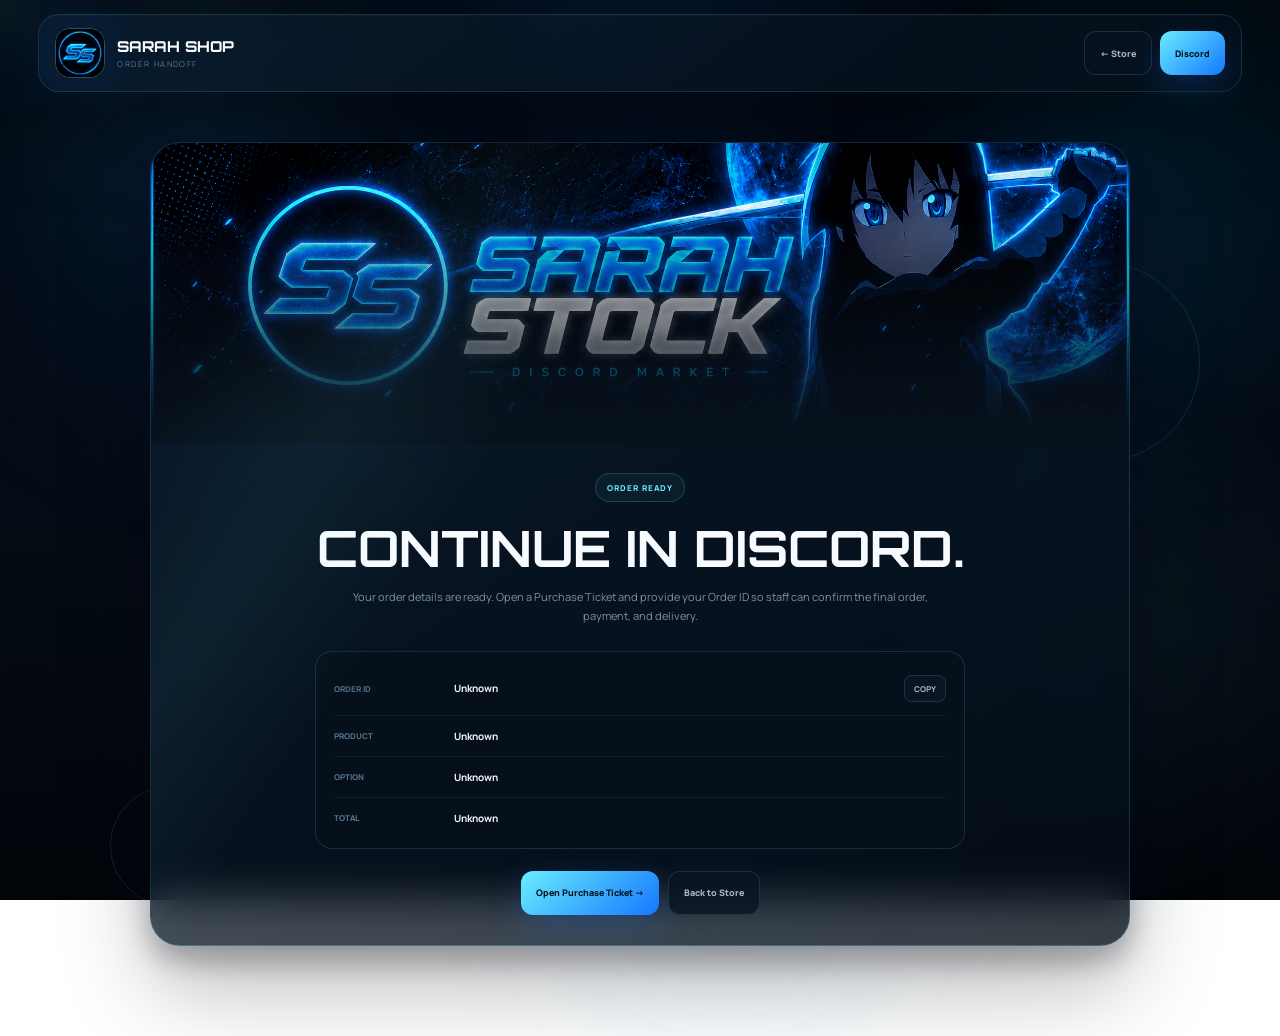
<file: success.html>
<!doctype html>
<html lang="en">
<head>
<meta charset="utf-8"><meta name="viewport" content="width=device-width,initial-scale=1">
<title>Order Ready — Sarah Shop</title>
<link rel="icon" href="sarah-logo.png">
<link rel="preconnect" href="https://fonts.googleapis.com"><link rel="preconnect" href="https://fonts.gstatic.com" crossorigin>
<link href="https://fonts.googleapis.com/css2?family=Orbitron:wght@600;700;800;900&family=Manrope:wght@400;500;600;700;800&display=swap" rel="stylesheet">
<link rel="stylesheet" href="styles.css">
<style>
.portal{width:min(94%,980px);margin:50px auto 90px;position:relative}
.portal-card{overflow:hidden;border-radius:30px;position:relative}
.portal-banner{height:300px;position:relative;overflow:hidden}.portal-banner img{width:100%;height:100%;object-fit:cover}.portal-banner:after{content:"";position:absolute;inset:0;background:linear-gradient(transparent 20%,#07111c 95%)}
.portal-body{padding:30px;text-align:center}
.portal-badge{display:inline-flex;padding:8px 11px;border-radius:999px;border:1px solid rgba(105,236,255,.18);background:rgba(105,236,255,.05);color:var(--cyan);font-size:8px;font-weight:900;letter-spacing:1px}
.portal-body h1{font-size:clamp(30px,5vw,50px);margin-top:14px}.portal-body p{max-width:620px;margin:8px auto 0;color:#7c91a5;font-size:11px;line-height:1.75}
.receipt{margin:25px auto 0;max-width:650px;text-align:left;padding:10px 18px;border:1px solid var(--line);border-radius:17px;background:#06101a}
.r{display:grid;grid-template-columns:110px 1fr auto;gap:10px;align-items:center;padding:13px 0;border-bottom:1px solid rgba(117,204,255,.08)}.r:last-child{border:0}.r span{color:#54718a;font-size:8px;font-weight:900}.r b{font-size:10px}.copy{padding:7px 9px;border-radius:8px;border:1px solid var(--line);background:#091522;color:#9db2c3;font-size:8px;font-weight:900;cursor:pointer}
.portal-actions{display:flex;justify-content:center;gap:9px;flex-wrap:wrap;margin-top:22px}
.orbit{position:absolute;border:1px solid rgba(105,236,255,.13);border-radius:50%;pointer-events:none}.o1{width:200px;height:200px;right:-70px;top:120px;animation:spin 14s linear infinite}.o2{width:120px;height:120px;left:-40px;bottom:40px;animation:spin 9s linear reverse infinite}@keyframes spin{to{transform:rotate(360deg)}}
@media(max-width:560px){.portal-body{padding:24px 16px}.r{grid-template-columns:85px 1fr}.copy{grid-column:2;justify-self:start}.portal-banner{height:220px}}

.portal:before{
  content:"";position:absolute;left:50%;top:58%;width:520px;height:180px;border-radius:50%;
  transform:translate(-50%,-50%) rotateX(72deg);
  border:1px solid rgba(105,236,255,.10);box-shadow:0 0 55px rgba(20,120,255,.06);pointer-events:none
}
.portal-card{isolation:isolate}
.portal-card:before{
  content:"";position:absolute;inset:-50% -20%;z-index:3;pointer-events:none;
  background:linear-gradient(115deg,transparent 42%,rgba(105,236,255,.06) 50%,transparent 58%);
  animation:holoPass 7s linear infinite
}
@keyframes holoPass{from{transform:translateX(-35%) rotate(7deg)}to{transform:translateX(35%) rotate(7deg)}}
</style>
</head>
<body><div class="aurora"></div>
<nav class="site-nav wrap glass"><a class="brand" href="index.html"><img src="sarah-logo.png"><div><strong>SARAH SHOP</strong><small>ORDER HANDOFF</small></div></a><div class="nav-actions"><a class="btn" href="index.html">← Store</a><a class="btn primary" href="https://discord.gg/rAQcaKJSF8" target="_blank">Discord</a></div></nav>
<main class="portal scene">
  <div class="orbit o1"></div><div class="orbit o2"></div>
  <section class="portal-card glass tilt holo depth-shadow reveal">
    <div class="portal-banner"><img src="sarah-banner.png"></div>
    <div class="portal-body depth-1">
      <div class="portal-badge">ORDER READY</div>
      <h1>CONTINUE IN DISCORD.</h1>
      <p>Your order details are ready. Open a Purchase Ticket and provide your Order ID so staff can confirm the final order, payment, and delivery.</p>
      <div class="receipt">
        <div class="r"><span>ORDER ID</span><b id="o">—</b><button class="copy" data-copy="o">COPY</button></div>
        <div class="r"><span>PRODUCT</span><b id="p">—</b></div>
        <div class="r"><span>OPTION</span><b id="op">—</b></div>
        <div class="r"><span>TOTAL</span><b id="u">—</b></div>
      </div>
      <div class="portal-actions"><a class="btn primary" href="https://discord.gg/rAQcaKJSF8" target="_blank">Open Purchase Ticket →</a><a class="btn" href="index.html">Back to Store</a></div>
    </div>
  </section>
</main>
<script src="ui.js"></script>
<script>
const q=new URLSearchParams(location.search);o.textContent=q.get("order")||"Unknown";p.textContent=q.get("product")||"Unknown";op.textContent=q.get("option")||"Unknown";u.textContent=q.get("usd")?"$"+q.get("usd"):"Unknown";
document.querySelectorAll("[data-copy]").forEach(btn=>btn.onclick=async()=>{try{await navigator.clipboard.writeText(document.getElementById(btn.dataset.copy).textContent);btn.textContent="COPIED ✓";setTimeout(()=>btn.textContent="COPY",1200)}catch(e){btn.textContent="SELECT"}})
</script>
</body></html>
</file>
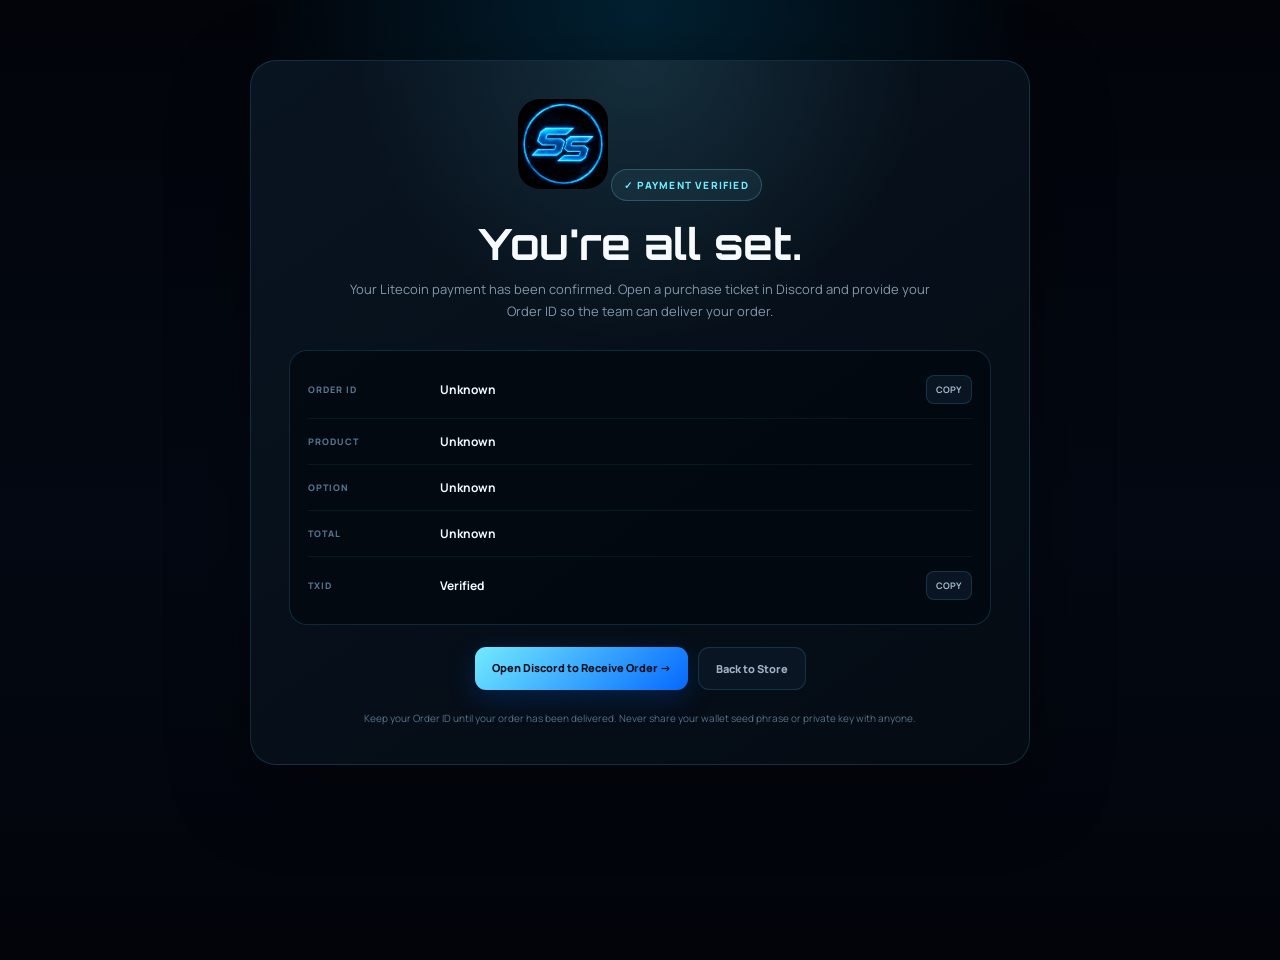
<file: sucess.html>
<!DOCTYPE html>
<html lang="en">
<head>
<meta charset="UTF-8">
<meta name="viewport" content="width=device-width,initial-scale=1">
<title>Payment Verified — Sarah Shop</title>
<link rel="icon" href="sarah-logo.png">
<link rel="preconnect" href="https://fonts.googleapis.com">
<link rel="preconnect" href="https://fonts.gstatic.com" crossorigin>
<link href="https://fonts.googleapis.com/css2?family=Orbitron:wght@600;700;900&family=Manrope:wght@400;600;700;800&display=swap" rel="stylesheet">
<style>
:root{--cyan:#72eaff;--blue:#0568ff;--bg:#02040a;--card:#07111c;--text:#f7fbff;--muted:#8296aa;--line:rgba(83,198,255,.17)}
*{box-sizing:border-box}
body{margin:0;min-height:100vh;background:radial-gradient(circle at 50% 0,rgba(0,183,255,.16),transparent 34%),linear-gradient(#02040a,#030812 55%,#02040a);color:var(--text);font-family:Manrope,Arial,sans-serif}
.wrap{width:min(92%,780px);margin:60px auto}
.card{position:relative;overflow:hidden;padding:38px;border:1px solid var(--line);border-radius:26px;background:linear-gradient(145deg,rgba(9,21,34,.96),rgba(4,11,19,.98));box-shadow:0 25px 80px rgba(0,0,0,.38);text-align:center}
.card:before{content:"";position:absolute;inset:-1px;background:radial-gradient(circle at 50% 0,rgba(114,234,255,.13),transparent 35%);pointer-events:none}
.logo{width:90px;height:90px;border-radius:22px;position:relative}
.badge{position:relative;display:inline-flex;align-items:center;gap:8px;margin-top:20px;padding:8px 12px;border:1px solid rgba(114,234,255,.22);border-radius:999px;background:rgba(114,234,255,.07);color:var(--cyan);font-size:10px;font-weight:800;letter-spacing:1.2px}
h1{position:relative;margin:16px 0 8px;font-family:Orbitron,sans-serif;font-size:clamp(27px,5vw,43px)}
.sub{position:relative;color:var(--muted);font-size:13px;line-height:1.7;max-width:580px;margin:0 auto}
.receipt{position:relative;margin:28px auto 20px;text-align:left;background:rgba(2,8,14,.72);border:1px solid var(--line);border-radius:18px;padding:10px 18px}
.r{display:grid;grid-template-columns:120px 1fr auto;gap:12px;align-items:center;padding:14px 0;border-bottom:1px solid rgba(83,198,255,.08)}
.r:last-child{border-bottom:0}
.r span{color:#57738d;font-size:9px;font-weight:800;letter-spacing:1px;text-transform:uppercase}
.r b{font-size:12px;word-break:break-all}
.copy{border:1px solid var(--line);background:#091522;color:#a7bacb;border-radius:8px;padding:7px 9px;font:700 9px Manrope;cursor:pointer}
.copy:hover{border-color:var(--cyan);color:var(--cyan)}
.actions{position:relative;display:flex;justify-content:center;gap:10px;flex-wrap:wrap;margin-top:22px}
.btn{display:inline-block;padding:13px 17px;border-radius:11px;text-decoration:none;font-size:11px;font-weight:800;border:1px solid var(--line);background:#091522;color:#9eb0c2;transition:.2s ease}
.btn:hover{transform:translateY(-2px);border-color:rgba(114,234,255,.5)}
.btn.primary{border:0;background:linear-gradient(135deg,var(--cyan),var(--blue));color:#001018;box-shadow:0 8px 28px rgba(5,104,255,.22)}
.note{position:relative;margin-top:20px;color:#587188;font-size:10px;line-height:1.6}
@media(max-width:600px){.wrap{margin:25px auto}.card{padding:25px 17px}.r{grid-template-columns:90px 1fr}.copy{grid-column:2;justify-self:start}}
</style>
</head>
<body>
<main class="wrap">
<section class="card">
<img class="logo" src="sarah-logo.png" alt="Sarah Shop">
<div class="badge">✓ PAYMENT VERIFIED</div>
<h1>You're all set.</h1>
<p class="sub">Your Litecoin payment has been confirmed. Open a purchase ticket in Discord and provide your Order ID so the team can deliver your order.</p>

<div class="receipt">
<div class="r"><span>Order ID</span><b id="o">—</b><button class="copy" data-copy="o">COPY</button></div>
<div class="r"><span>Product</span><b id="p">—</b></div>
<div class="r"><span>Option</span><b id="op">—</b></div>
<div class="r"><span>Total</span><b id="u">—</b></div>
<div class="r"><span>TXID</span><b id="tx">—</b><button class="copy" data-copy="tx">COPY</button></div>
</div>

<div class="actions">
<a class="btn primary" target="_blank" rel="noopener" href="https://discord.gg/AEdJtcKwVB">Open Discord to Receive Order →</a>
<a class="btn" href="index.html">Back to Store</a>
</div>

<div class="note">Keep your Order ID until your order has been delivered. Never share your wallet seed phrase or private key with anyone.</div>
</section>
</main>

<script>
const q=new URLSearchParams(location.search);
document.getElementById('o').textContent=q.get('order')||'Unknown';
document.getElementById('p').textContent=q.get('product')||'Unknown';
document.getElementById('op').textContent=q.get('option')||'Unknown';
document.getElementById('u').textContent=q.get('usd')?'$'+q.get('usd'):'Unknown';
document.getElementById('tx').textContent=q.get('txid')||'Verified';

document.querySelectorAll('[data-copy]').forEach(btn=>{
  btn.addEventListener('click',async()=>{
    const el=document.getElementById(btn.dataset.copy);
    try{
      await navigator.clipboard.writeText(el.textContent);
      const old=btn.textContent;
      btn.textContent='COPIED ✓';
      setTimeout(()=>btn.textContent=old,1200);
    }catch(e){
      btn.textContent='COPY FAILED';
    }
  });
});
</script>
</body>
</html>
</file>
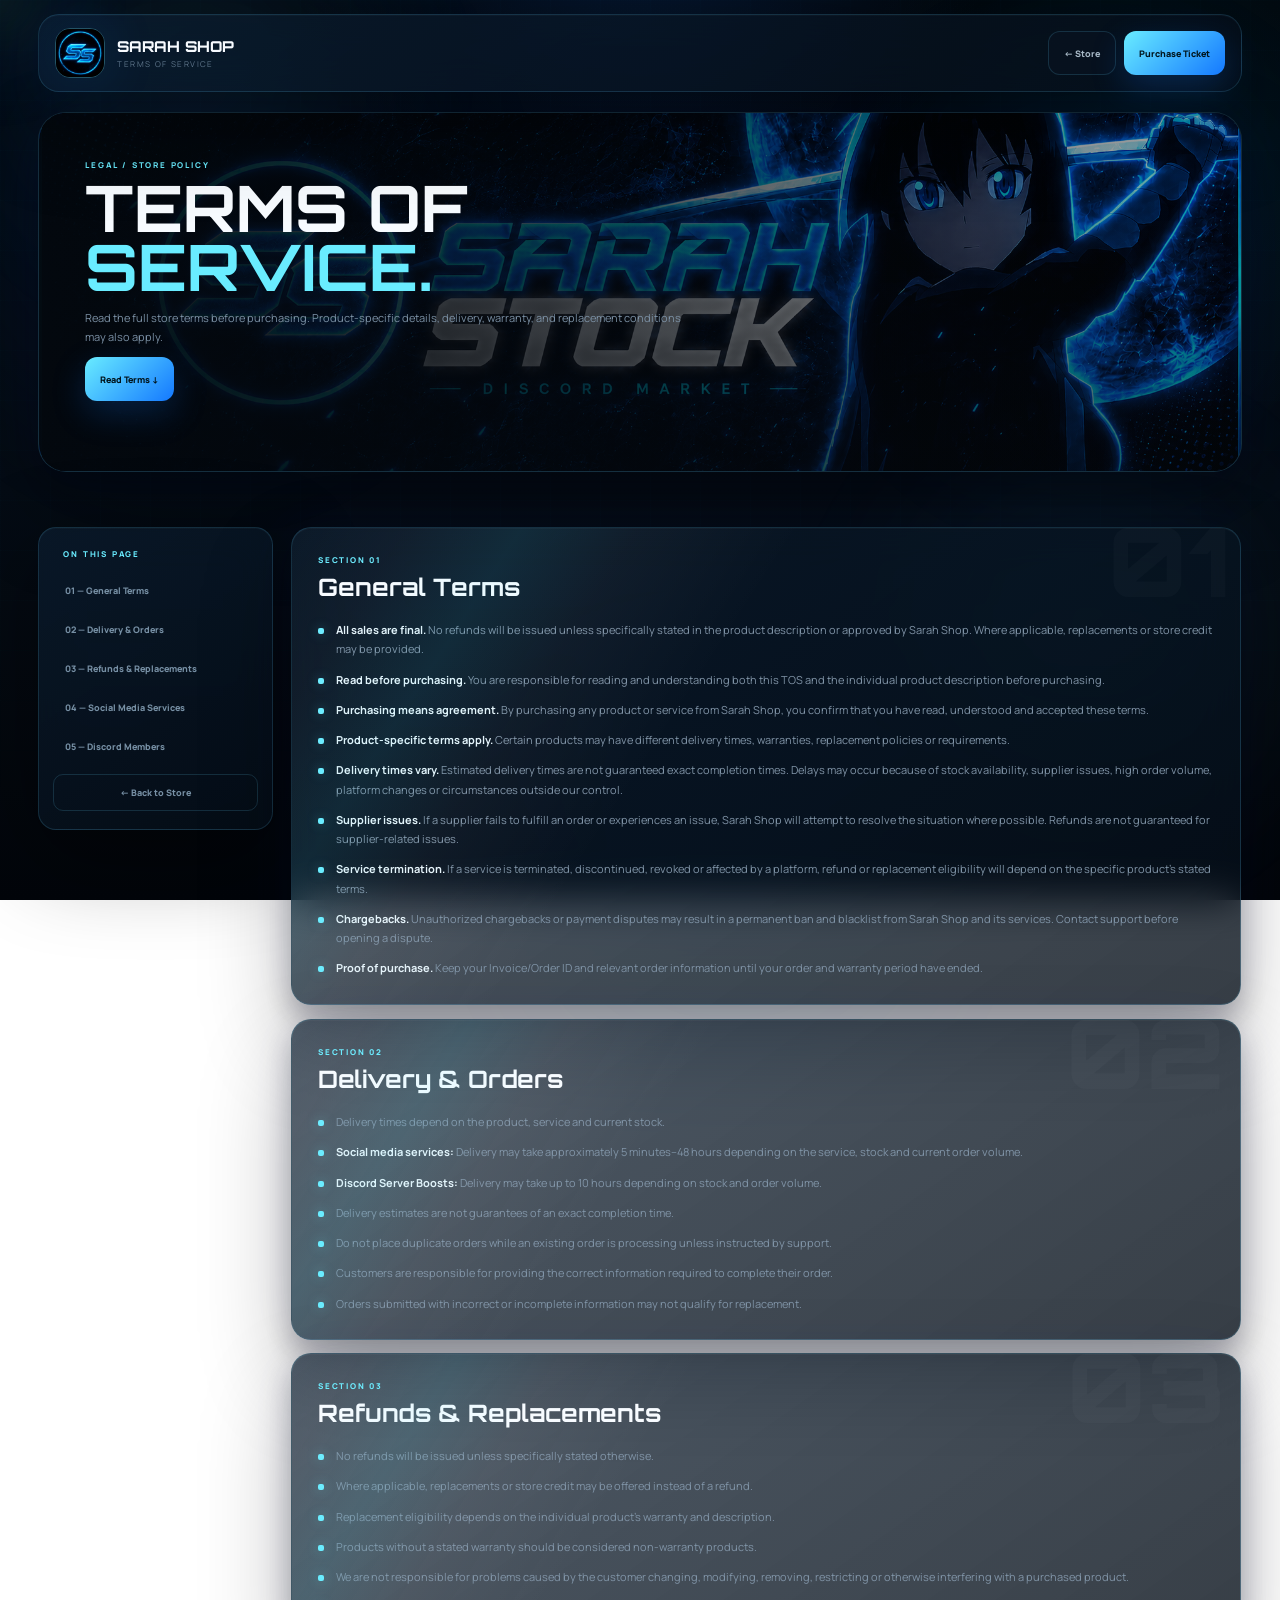
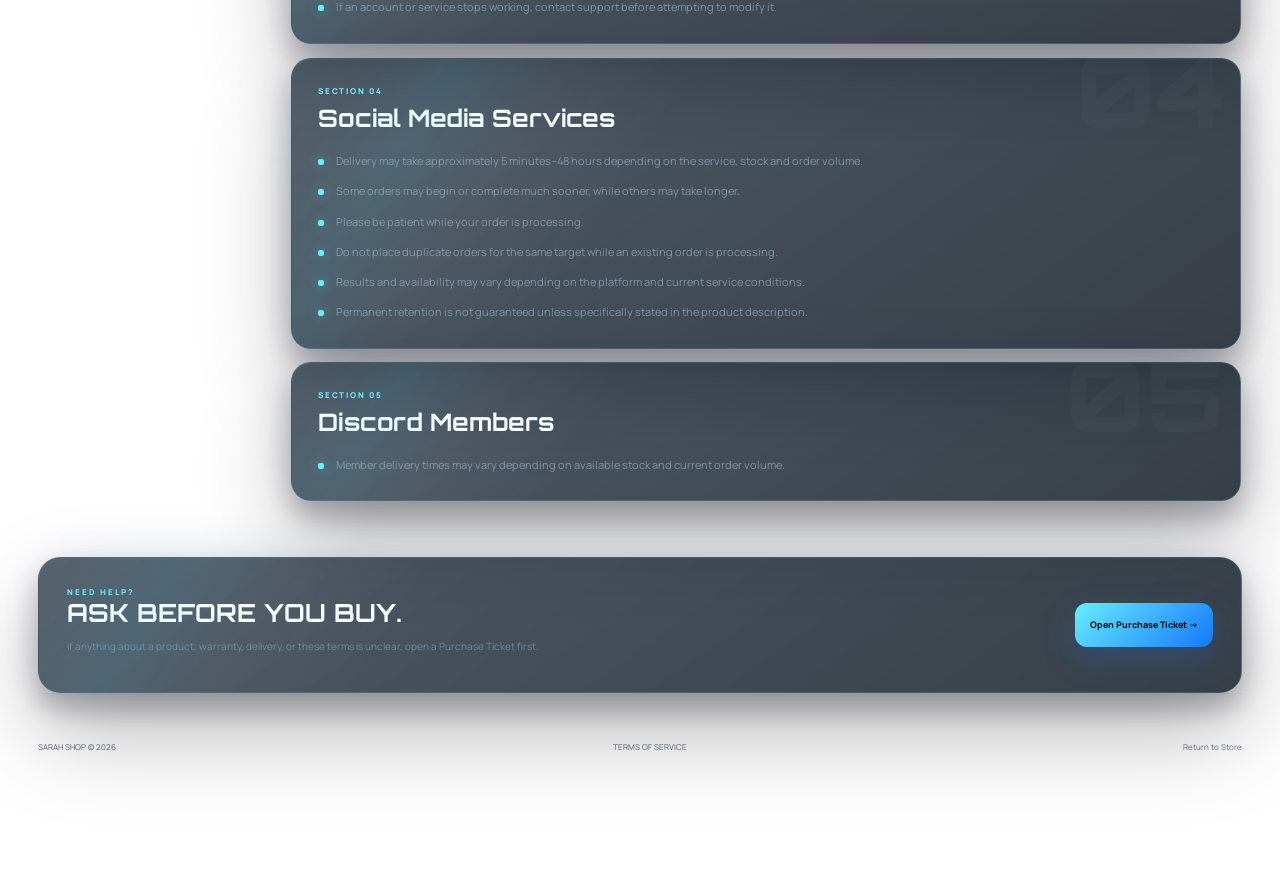
<file: tos.html>
<!doctype html>
<html lang="en">
<head>
<meta charset="utf-8"><meta name="viewport" content="width=device-width,initial-scale=1">
<title>Terms of Service — Sarah Shop</title>
<link rel="icon" href="sarah-logo.png">
<link rel="preconnect" href="https://fonts.googleapis.com"><link rel="preconnect" href="https://fonts.gstatic.com" crossorigin>
<link href="https://fonts.googleapis.com/css2?family=Orbitron:wght@600;700;800;900&family=Manrope:wght@400;500;600;700;800&display=swap" rel="stylesheet">
<link rel="stylesheet" href="styles.css">
<style>
.legal-hero{position:relative;overflow:hidden;margin-top:20px;min-height:360px;border-radius:28px;border:1px solid var(--line);background:#06101a}
.legal-hero img{position:absolute;inset:0;width:100%;height:100%;object-fit:cover}
.legal-hero:after{content:"";position:absolute;inset:0;background:linear-gradient(90deg,rgba(3,8,14,.98),rgba(3,8,14,.66) 48%,rgba(3,8,14,.2)),linear-gradient(0deg,rgba(3,8,14,.5),transparent)}
.legal-copy{position:relative;z-index:2;max-width:690px;padding:46px}
.legal-copy h1{margin-top:9px;font-size:clamp(38px,5vw,70px);line-height:.92}.legal-copy h1 span{color:var(--cyan)}.legal-copy p{color:#7c91a5;font-size:11px;line-height:1.75}
.legal-layout{display:grid;grid-template-columns:235px 1fr;gap:18px;margin-top:55px}
.legal-nav{position:sticky;top:110px;align-self:start;padding:14px;border-radius:18px}.legal-nav a{display:block;padding:11px 12px;margin:4px 0;border-radius:10px;text-decoration:none;color:#7790a5;font-size:9px;font-weight:800}.legal-nav a:hover{background:#0a1825;color:var(--cyan)}
.legal-content{display:grid;gap:14px}.legal-card{position:relative;overflow:hidden;padding:26px;border-radius:20px}.legal-num{position:absolute;right:14px;top:-28px;font:900 96px Orbitron;color:rgba(255,255,255,.025)}.legal-card h2{font-size:24px;margin-top:7px}.legal-card ul{list-style:none;padding:0;margin:18px 0 0;display:grid;gap:11px}.legal-card li{position:relative;padding-left:18px;color:#8094a7;font-size:11px;line-height:1.75}.legal-card li:before{content:"";position:absolute;left:0;top:8px;width:6px;height:6px;border-radius:2px;background:var(--cyan);box-shadow:0 0 12px rgba(105,236,255,.35)}.legal-card strong{color:#e6f4fb}
.legal-cta{margin:55px auto 0;padding:28px;border-radius:22px;display:grid;grid-template-columns:1fr auto;gap:20px;align-items:center}.legal-cta h2{font-size:25px}.legal-cta p{color:#71889c;font-size:10px;line-height:1.65}
@media(max-width:900px){.legal-layout{grid-template-columns:1fr}.legal-nav{position:relative;top:auto}}@media(max-width:650px){.legal-copy{padding:28px 22px}.legal-cta{grid-template-columns:1fr}}

.legal-hero{isolation:isolate}
.legal-hero:before{
  content:"";position:absolute;right:-100px;bottom:-120px;width:360px;height:360px;border-radius:50%;
  border:1px solid rgba(105,236,255,.11);box-shadow:0 0 55px rgba(20,120,255,.06);z-index:1
}
.legal-copy{transform-style:preserve-3d}
.legal-card{transition:transform .2s ease,border-color .2s ease}
.legal-card:hover{transform:translateY(-3px) rotateX(.8deg);border-color:var(--line2)}
.legal-card:after{
  content:"";position:absolute;inset:-1px;border-radius:inherit;pointer-events:none;
  box-shadow:inset 0 0 0 1px rgba(255,255,255,.02),0 0 32px rgba(20,120,255,.045)
}
</style>
</head>
<body><div class="aurora"></div>
<nav class="site-nav wrap glass"><a class="brand" href="index.html"><img src="sarah-logo.png"><div><strong>SARAH SHOP</strong><small>TERMS OF SERVICE</small></div></a><div class="nav-actions"><a class="btn" href="index.html">← Store</a><a class="btn primary" href="https://discord.gg/rAQcaKJSF8" target="_blank">Purchase Ticket</a></div></nav>
<main class="page-shell">
  <section class="legal-hero scene holo depth-shadow reveal"><img src="sarah-banner.png"><div class="legal-copy"><div class="kicker">LEGAL / STORE POLICY</div><h1>TERMS OF <span>SERVICE.</span></h1><p>Read the full store terms before purchasing. Product-specific details, delivery, warranty, and replacement conditions may also apply.</p><a class="btn primary" href="#general">Read Terms ↓</a></div></section>
  <div class="legal-layout">
    <aside class="legal-nav glass">
      <div class="kicker" style="padding:6px 10px 10px">ON THIS PAGE</div>
      <a href="#general">01 — General Terms</a><a href="#delivery">02 — Delivery & Orders</a><a href="#refunds">03 — Refunds & Replacements</a><a href="#social">04 — Social Media Services</a><a href="#members">05 — Discord Members</a>
      <a href="index.html" style="border:1px solid var(--line);margin-top:10px;text-align:center">← Back to Store</a>
    </aside>
    <div class="legal-content"><section class="legal-card glass tilt holo depth-shadow reveal" id="general">
      <div class="legal-num">01</div>
      <div class="kicker">SECTION 01</div>
      <h2>General Terms</h2>
      <ul><li><strong>All sales are final.</strong> No refunds will be issued unless specifically stated in the product description or approved by Sarah Shop. Where applicable, replacements or store credit may be provided.</li><li><strong>Read before purchasing.</strong> You are responsible for reading and understanding both this TOS and the individual product description before purchasing.</li><li><strong>Purchasing means agreement.</strong> By purchasing any product or service from Sarah Shop, you confirm that you have read, understood and accepted these terms.</li><li><strong>Product-specific terms apply.</strong> Certain products may have different delivery times, warranties, replacement policies or requirements.</li><li><strong>Delivery times vary.</strong> Estimated delivery times are not guaranteed exact completion times. Delays may occur because of stock availability, supplier issues, high order volume, platform changes or circumstances outside our control.</li><li><strong>Supplier issues.</strong> If a supplier fails to fulfill an order or experiences an issue, Sarah Shop will attempt to resolve the situation where possible. Refunds are not guaranteed for supplier-related issues.</li><li><strong>Service termination.</strong> If a service is terminated, discontinued, revoked or affected by a platform, refund or replacement eligibility will depend on the specific product's stated terms.</li><li><strong>Chargebacks.</strong> Unauthorized chargebacks or payment disputes may result in a permanent ban and blacklist from Sarah Shop and its services. Contact support before opening a dispute.</li><li><strong>Proof of purchase.</strong> Keep your Invoice/Order ID and relevant order information until your order and warranty period have ended.</li></ul>
    </section><section class="legal-card glass tilt holo depth-shadow reveal" id="delivery">
      <div class="legal-num">02</div>
      <div class="kicker">SECTION 02</div>
      <h2>Delivery & Orders</h2>
      <ul><li>Delivery times depend on the product, service and current stock.</li><li><strong>Social media services:</strong> Delivery may take approximately 5 minutes–48 hours depending on the service, stock and current order volume.</li><li><strong>Discord Server Boosts:</strong> Delivery may take up to 10 hours depending on stock and order volume.</li><li>Delivery estimates are not guarantees of an exact completion time.</li><li>Do not place duplicate orders while an existing order is processing unless instructed by support.</li><li>Customers are responsible for providing the correct information required to complete their order.</li><li>Orders submitted with incorrect or incomplete information may not qualify for replacement.</li></ul>
    </section><section class="legal-card glass tilt holo depth-shadow reveal" id="refunds">
      <div class="legal-num">03</div>
      <div class="kicker">SECTION 03</div>
      <h2>Refunds & Replacements</h2>
      <ul><li>No refunds will be issued unless specifically stated otherwise.</li><li>Where applicable, replacements or store credit may be offered instead of a refund.</li><li>Replacement eligibility depends on the individual product's warranty and description.</li><li>Products without a stated warranty should be considered non-warranty products.</li><li>We are not responsible for problems caused by the customer changing, modifying, removing, restricting or otherwise interfering with a purchased product.</li><li>If an account or service stops working, contact support before attempting to modify it.</li></ul>
    </section><section class="legal-card glass tilt holo depth-shadow reveal" id="social">
      <div class="legal-num">04</div>
      <div class="kicker">SECTION 04</div>
      <h2>Social Media Services</h2>
      <ul><li>Delivery may take approximately 5 minutes–48 hours depending on the service, stock and order volume.</li><li>Some orders may begin or complete much sooner, while others may take longer.</li><li>Please be patient while your order is processing.</li><li>Do not place duplicate orders for the same target while an existing order is processing.</li><li>Results and availability may vary depending on the platform and current service conditions.</li><li>Permanent retention is not guaranteed unless specifically stated in the product description.</li></ul>
    </section><section class="legal-card glass tilt holo depth-shadow reveal" id="members">
      <div class="legal-num">05</div>
      <div class="kicker">SECTION 05</div>
      <h2>Discord Members</h2>
      <ul><li>Member delivery times may vary depending on available stock and current order volume.</li></ul>
    </section></div>
  </div>
  <section class="legal-cta glass holo depth-shadow reveal"><div><div class="kicker">NEED HELP?</div><h2>ASK BEFORE YOU BUY.</h2><p>If anything about a product, warranty, delivery, or these terms is unclear, open a Purchase Ticket first.</p></div><a class="btn primary" href="https://discord.gg/rAQcaKJSF8" target="_blank">Open Purchase Ticket →</a></section>
  <footer class="site-footer"><span>SARAH SHOP © 2026</span><span>TERMS OF SERVICE</span><a href="index.html">Return to Store</a></footer>
</main>
<script src="ui.js"></script>
</body></html>
</file>
<file: styles.css>
:root{
  --bg:#03060b;
  --bg2:#07111c;
  --panel:rgba(8,18,30,.76);
  --panel-solid:#091522;
  --panel-2:#0d1b2b;
  --cyan:#69ecff;
  --cyan2:#a6f5ff;
  --blue:#1478ff;
  --deep:#064fe9;
  --white:#f7fbff;
  --muted:#7d92a7;
  --muted2:#536d85;
  --line:rgba(102,213,255,.16);
  --line2:rgba(105,236,255,.36);
  --shadow:0 30px 90px rgba(0,0,0,.42);
  --glow:0 0 55px rgba(20,120,255,.16);
}
*{box-sizing:border-box}
html{scroll-behavior:smooth;scroll-padding-top:110px}
body{
  margin:0;min-height:100vh;overflow-x:hidden;color:var(--white);
  font-family:"Manrope",system-ui,sans-serif;
  background:
    radial-gradient(circle at 50% -12%,rgba(20,120,255,.18),transparent 30%),
    radial-gradient(circle at 90% 15%,rgba(0,206,255,.07),transparent 22%),
    linear-gradient(180deg,#02050a 0%,#050c15 54%,#02050a 100%);
}
body::before{
  content:"";position:fixed;inset:0;z-index:-3;pointer-events:none;opacity:.43;
  background-image:
    linear-gradient(rgba(105,236,255,.026) 1px,transparent 1px),
    linear-gradient(90deg,rgba(105,236,255,.026) 1px,transparent 1px);
  background-size:50px 50px;
  mask-image:linear-gradient(#000 0 65%,transparent);
}
body::after{
  content:"";position:fixed;inset:-20%;z-index:-4;pointer-events:none;
  background:
    radial-gradient(circle at 25% 30%,rgba(20,120,255,.10),transparent 20%),
    radial-gradient(circle at 75% 65%,rgba(105,236,255,.06),transparent 18%);
  filter:blur(40px);
}
a{color:inherit}
button,input{font:inherit}
.wrap{width:min(94%,1500px);margin-inline:auto}
.glass{
  border:1px solid var(--line);
  background:linear-gradient(145deg,rgba(12,29,47,.72),rgba(5,14,24,.80));
  backdrop-filter:blur(20px) saturate(130%);
  -webkit-backdrop-filter:blur(20px) saturate(130%);
  box-shadow:inset 0 1px 0 rgba(255,255,255,.025),var(--shadow);
}
.kicker{color:var(--cyan);font-size:8px;font-weight:900;letter-spacing:1.8px}
h1,h2,h3{font-family:"Orbitron",sans-serif;margin:0}
.btn{
  min-height:44px;padding:0 15px;border-radius:12px;border:1px solid var(--line);
  background:rgba(8,20,33,.78);color:#a8b9c7;text-decoration:none;
  display:inline-flex;align-items:center;justify-content:center;gap:8px;
  font-size:9px;font-weight:900;cursor:pointer;
  transition:transform .2s ease,border-color .2s ease,background .2s ease,color .2s ease,box-shadow .2s ease;
}
.btn:hover{transform:translateY(-2px);border-color:var(--line2);color:#f3fcff}
.btn.primary{
  border:0;color:#00141c;background:linear-gradient(135deg,var(--cyan),var(--blue));
  box-shadow:0 12px 34px rgba(20,120,255,.22);
}
.site-nav{
  position:sticky;top:14px;z-index:50;margin-top:14px;min-height:78px;padding:0 16px;
  border-radius:21px;display:flex;align-items:center;justify-content:space-between;gap:12px;
}
.brand{display:flex;align-items:center;gap:12px;text-decoration:none}
.brand img{width:50px;height:50px;border-radius:15px;border:1px solid rgba(105,236,255,.28);box-shadow:var(--glow)}
.brand strong{display:block;font:800 15px Orbitron}
.brand small{display:block;margin-top:2px;color:#5f768b;font-size:8px;letter-spacing:1.4px}
.nav-actions{display:flex;gap:8px;align-items:center;flex-wrap:wrap}
.page-shell{width:min(94%,1500px);margin:20px auto 90px}
.section{margin-top:72px}
.section-head{display:flex;justify-content:space-between;align-items:end;gap:20px;margin-bottom:16px}
.section-head h2{font-size:clamp(26px,3.2vw,42px)}
.section-head p{max-width:520px;margin:0;text-align:right;color:#72889d;font-size:10px;line-height:1.7}

/* 3D engine */
.scene{perspective:1200px}
.tilt{
  transform-style:preserve-3d;
  transition:transform .18s ease,box-shadow .2s ease,border-color .2s ease;
  will-change:transform;
}
.tilt:hover{border-color:var(--line2);box-shadow:0 30px 80px rgba(0,0,0,.34),0 0 45px rgba(20,120,255,.08)}
.depth-1{transform:translateZ(16px)}
.depth-2{transform:translateZ(30px)}
.depth-3{transform:translateZ(45px)}
.floaty{animation:floaty 5s ease-in-out infinite}
.floaty:nth-child(2){animation-delay:-1.7s}
.floaty:nth-child(3){animation-delay:-3.1s}
@keyframes floaty{0%,100%{transform:translateY(0)}50%{transform:translateY(-8px)}}

/* Footer */
.site-footer{
  min-height:105px;border-top:1px solid var(--line);display:flex;align-items:center;justify-content:space-between;
  gap:20px;flex-wrap:wrap;color:#526b80;font-size:8px;
}
.site-footer a{text-decoration:none;color:#617a90}.site-footer a:hover{color:var(--cyan)}

@media(max-width:760px){
  .brand small{display:none}.nav-actions .btn:first-child{display:none}
  .section-head{align-items:start;flex-direction:column}.section-head p{text-align:left}
}


/* ===== MAX 3D / MOTION UPGRADE ===== */
:root{
  --neon-shadow:0 0 25px rgba(105,236,255,.22),0 0 55px rgba(20,120,255,.14);
}
body{background-attachment:fixed}
body .aurora{
  position:fixed;inset:-20%;z-index:-5;pointer-events:none;filter:blur(60px);opacity:.75;
  background:
    radial-gradient(circle at 25% 20%,rgba(105,236,255,.10),transparent 16%),
    radial-gradient(circle at 75% 35%,rgba(20,120,255,.12),transparent 18%),
    radial-gradient(circle at 55% 85%,rgba(0,168,255,.08),transparent 20%);
  animation:auroraShift 14s ease-in-out infinite alternate;
}
@keyframes auroraShift{
  0%{transform:translate3d(-1.5%,-1%,0) scale(1)}
  100%{transform:translate3d(1.5%,1.3%,0) scale(1.05)}
}
.cursor-glow{
  position:fixed;left:0;top:0;width:260px;height:260px;border-radius:50%;pointer-events:none;z-index:-1;
  background:radial-gradient(circle,rgba(105,236,255,.08),rgba(20,120,255,.04) 35%,transparent 70%);
  transform:translate(-50%,-50%);filter:blur(4px);
}
.holo{
  position:relative;overflow:hidden;
}
.holo:before{
  content:"";position:absolute;inset:-120% -25%;pointer-events:none;z-index:5;
  background:linear-gradient(115deg,transparent 38%,rgba(255,255,255,.035) 45%,rgba(105,236,255,.10) 50%,rgba(255,255,255,.035) 55%,transparent 62%);
  transform:translateX(-28%) rotate(8deg);
  animation:holoSweep 7s linear infinite;
}
@keyframes holoSweep{
  0%{transform:translateX(-42%) rotate(8deg)}
  100%{transform:translateX(42%) rotate(8deg)}
}
.depth-shadow{
  box-shadow:
    0 1px 0 rgba(255,255,255,.03) inset,
    0 16px 28px rgba(0,0,0,.24),
    0 40px 90px rgba(0,0,0,.28),
    0 0 55px rgba(20,120,255,.07);
}
.neon-edge{
  position:relative;
}
.neon-edge:after{
  content:"";position:absolute;inset:-1px;border-radius:inherit;pointer-events:none;
  box-shadow:inset 0 0 0 1px rgba(105,236,255,.08),0 0 28px rgba(20,120,255,.07);
}
.parallax-float{transform-style:preserve-3d;will-change:transform}
.float-ring{
  position:absolute;border:1px solid rgba(105,236,255,.14);border-radius:50%;pointer-events:none;transform-style:preserve-3d;
  box-shadow:0 0 40px rgba(20,120,255,.06),inset 0 0 30px rgba(105,236,255,.03);
}
.float-ring.r1{width:220px;height:220px;animation:ringSpin 18s linear infinite}
.float-ring.r2{width:130px;height:130px;animation:ringSpin 12s linear reverse infinite}
@keyframes ringSpin{to{transform:rotateZ(360deg) rotateX(16deg)}}
.glow-text{
  text-shadow:0 0 18px rgba(105,236,255,.14),0 0 28px rgba(20,120,255,.08)
}
.btn.primary:hover{
  box-shadow:0 14px 38px rgba(20,120,255,.28),0 0 30px rgba(105,236,255,.12);
}
@media (prefers-reduced-motion:reduce){
  *,*:before,*:after{animation:none!important;transition:none!important;scroll-behavior:auto!important}
  .cursor-glow{display:none}
}
</file>
